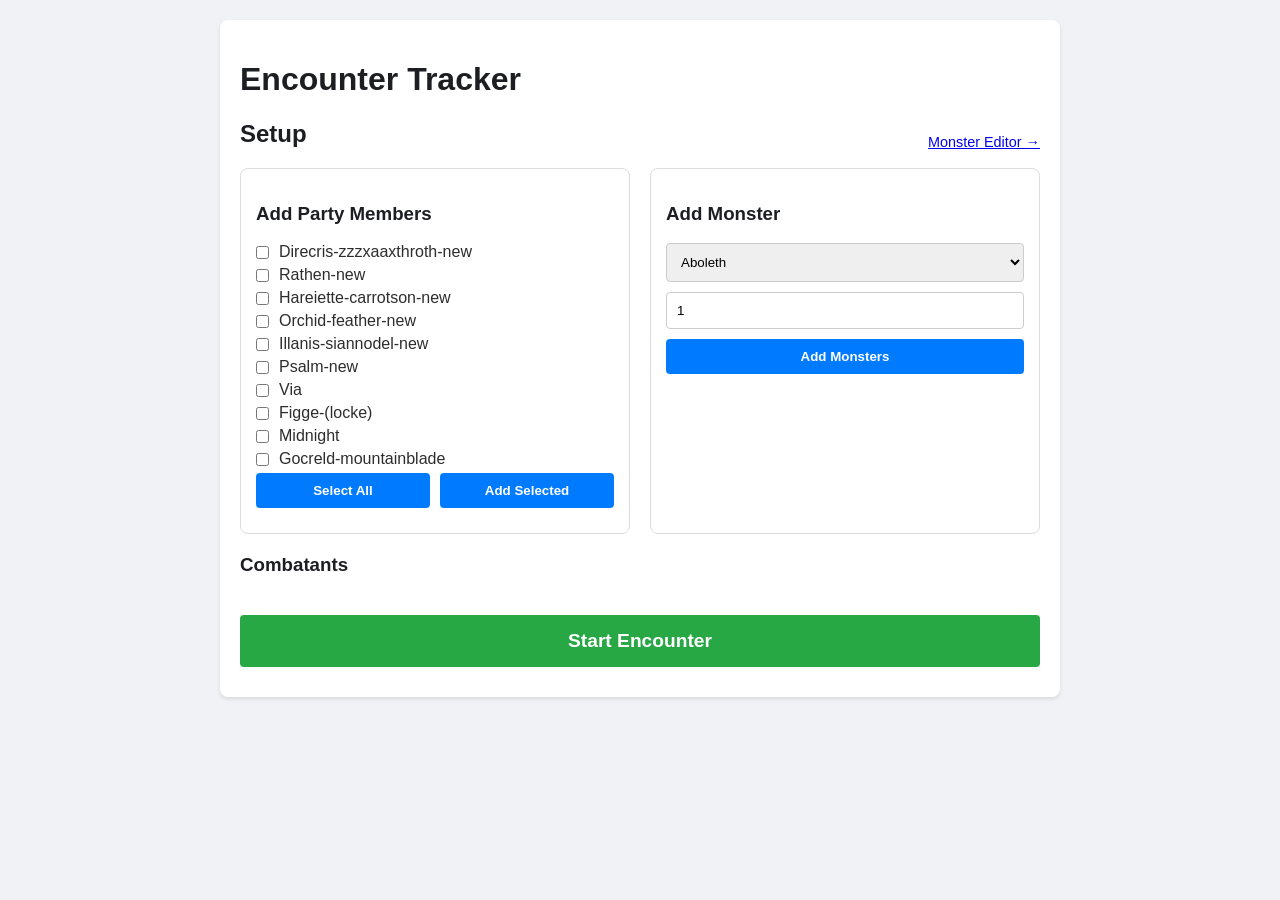
<file: charsheettool/encounter_tracker/index.html>
<!DOCTYPE html>
<html lang="en">
<head>
    <meta charset="UTF-8">
    <meta name="viewport" content="width=device-width, initial-scale=1.0">
    <title>Encounter Tracker</title>
    <link href="https://fonts.googleapis.com/css2?family=Libre+Baskerville:wght@400;700&display=swap" rel="stylesheet">
    <link rel="stylesheet" href="style.css">
    <link rel="stylesheet" href="../assets/css/wildshape.css">
    <link rel="stylesheet" href="../assets/css/tooltip.css">
    <style>
        /* Styles for the setup list to align initiative inputs */
        .combatant-setup-item {
            display: flex;
            justify-content: space-between;
            align-items: center;
            gap: 1em;
        }
        .combatant-name-details {
            flex-grow: 1;
        }
        .initiative-group {
            display: flex;
            align-items: center;
            gap: 0.75em;
        }
        .initiative-input {
            width: 5em;
            text-align: right;
        }
    </style>
</head>
<body>
    <div class="container">
        <h1>Encounter Tracker</h1>

        <!-- Setup View -->
        <div id="setup-view">
            <a href="monster-editor.html" style="float: right; font-size: 0.9em; margin-top: 1em;">Monster Editor →</a>
            <h2>Setup</h2>
            <div class="setup-forms">
                <div id="add-party-container">
                    <h3>Add Party Members</h3>
                    <div id="party-selection-list">
                        <!-- Player checkboxes will be inserted here by JS -->
                    </div>
                    <div class="party-button-group">
                        <button id="select-all-players-btn">Select All</button>
                        <button id="add-selected-players-btn">Add Selected</button>
                    </div>
                </div>
                <form id="add-monster-form">
                    <h3>Add Monster</h3>
                    <select id="monster-type" required></select>
                    <input type="number" id="monster-count" value="1" min="1">
                    <button type="submit">Add Monsters</button>
                </form>
            </div>

            <h3>Combatants</h3>
            <div id="setup-list"></div>
            <button id="start-encounter-btn" class="start-button">Start Encounter</button>
        </div>

        <!-- Combat View -->
        <div id="combat-view" class="hidden">
            <div class="encounter-header">
                <h2 id="round-counter">Round 1</h2>
                <div class="turn-controls">
                    <button id="prev-turn-btn" title="Shift + Space">← Previous</button>
                    <button id="next-turn-btn" title="Spacebar">Next →</button>
                </div>
            </div>
            <div id="combat-tracker">
                <!-- Combatants will be dynamically inserted here -->
            </div>
            <div class="combat-controls">
                <button id="end-encounter-btn">End Encounter</button>
            </div>
        </div>
    </div>

    <!-- Modals -->
    <div id="modal-backdrop" class="hidden"></div>
    <div id="generic-modal" class="modal hidden">
        <div class="modal-content">
            <h3 id="modal-title">Modal Title</h3>
            <div id="modal-body"></div>
            <div class="modal-actions">
                <button id="modal-cancel-btn">Cancel</button>
                <button id="modal-confirm-btn">Confirm</button>
            </div>
        </div>
    </div>

    <!-- Wild Shape Modal -->
    <div id="wild-shape-modal" class="modal hidden">
        <div class="modal-content">
            <h3 class="modal-title">Choose Wild Shape Form</h3>
            <div class="modal-body">
                <div class="ws-picker">
                    <div class="ws-list-container">
                        <input type="text" id="ws-search" placeholder="Search beasts...">
                        <div id="ws-beast-list"></div>
                    </div>
                    <div id="ws-stat-block-container"></div>
                </div>
            </div>
            <div class="modal-actions">
                <button id="ws-modal-transform-btn" class="primary-btn" disabled>Transform</button>
                <button id="ws-modal-close-btn">Close</button>
            </div>
        </div>
    </div>

    <!-- Shared scripts from the character sheet tool -->
    <script src="../assets/js/common/storage.js"></script>
    <script type="module" src="main.js"></script>
</body>
</html>
</file>
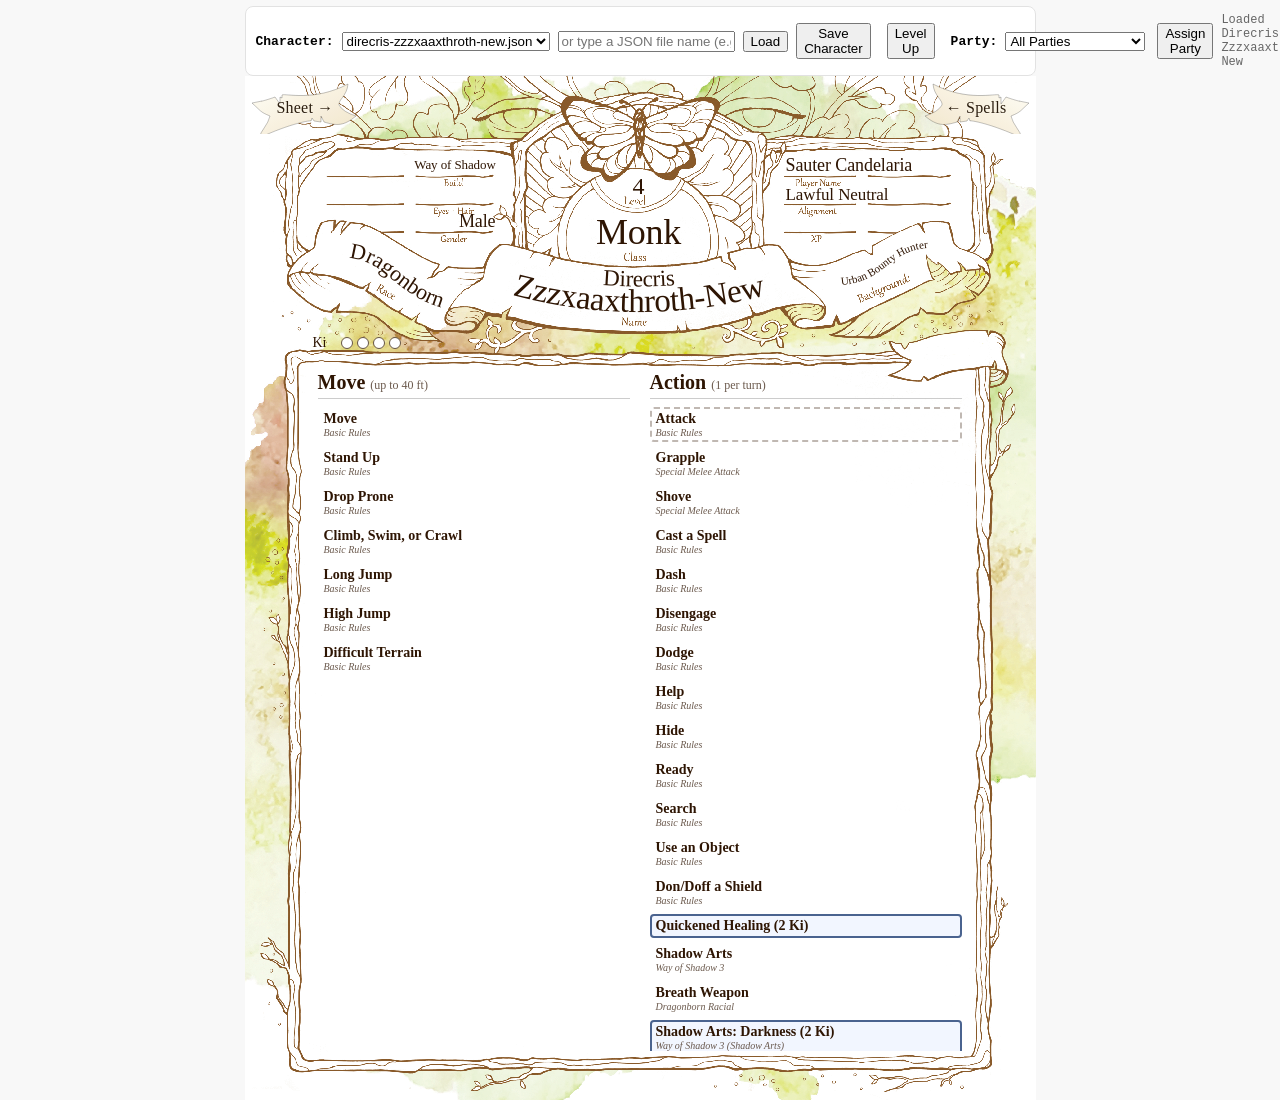
<file: charsheettool/actions.html>
<!DOCTYPE html>
<html lang="en">
<head>
  <meta charset="UTF-8" />
  <meta name="viewport" content="width=791, initial-scale=1.0" />
  <meta name="data-root" content="./data/">
  <meta name="google" content="notranslate">
  <meta http-equiv="Content-Language" content="en">
  <title>D&D - Action Economy</title>

  <!-- Web fonts -->
  <link rel="preconnect" href="https://fonts.googleapis.com">
  <link rel="preconnect" href="https://fonts.gstatic.com" crossorigin>
  <link href="https://fonts.googleapis.com/css2?family=IM+Fell+DW+Pica+SC&family=Metal+Mania&display=swap" rel="stylesheet">
  <link href="https://db.onlinewebfonts.com/c/6854ad6e85145a7dce4321ea90bc9b57?family=Saber-Regular" rel="stylesheet">

  <!-- Shared CSS -->
  <link rel="stylesheet" href="assets/css/tokens.css">
  <link rel="stylesheet" href="assets/css/tooltip.css">
  <link rel="stylesheet" href="assets/css/sheet-base.css">
  <link rel="stylesheet" href="assets/css/character.css">
  <link rel="stylesheet" href="assets/css/modal.css">
  <link rel="stylesheet" href="assets/css/wildshape.css">
  <!-- Page-specific CSS (can be created later) -->
  <link rel="stylesheet" href="assets/css/actions.css">
</head>
<body>
  <div id="toolbar">
    <strong>Character:</strong>
    <select id="char-select" title="Choose a character JSON"></select>
    <input id="char-input" type="text" placeholder="or type a JSON file name (e.g., direcris.json)" style="flex:1;" />
    <button id="char-load">Load</button>
    <button id="save-char" style="margin-left:auto">Save Character</button>
    <button id="level-up" style="margin-left:8px">Level Up</button>
    <span id="status" style="margin-left:auto; font-size:12px; color:#666;"></span>
  </div>

  <div id="wrapper">
    <div id="sheet">
      <img id="bg" src="Feywild_Green4.png" alt="Action Economy Sheet" />
      <!-- Header fields copied from character sheet -->
      <div id="field-name" class="field">
        <svg id="name-svg" viewBox="0 0 276 85" aria-label="Character Name">
          <defs>
            <path id="name-curve-top" d="M 8 34 Q 138 71 268 34" />
            <path id="name-curve-bottom" d="M 8 56 Q 138 92 268 56" />
          </defs>
          <text id="name-top" class="saber" font-size="16" text-anchor="middle" dy="-2">
            <textPath id="name-top-tp" href="#name-curve-top" startOffset="50%"></textPath>
          </text>
          <text id="name-bottom" class="saber" font-size="28" text-anchor="middle" dy="2">
            <textPath id="name-bottom-tp" href="#name-curve-bottom" startOffset="50%"></textPath>
          </text>
        </svg>
      </div>
      <div id="field-class" class="field"></div>
      <div id="field-level" class="field"></div>
      <div id="field-build" class="field"></div>
      <div id="field-eyeshair" class="field"></div>
      <div id="field-gender" class="field"></div>
      <div id="field-playername" class="field"></div>
      <div id="field-alignment" class="field"></div>
      <div id="field-race" class="field">
        <svg viewBox="0 0 127 88" aria-label="Race">
          <defs>
            <path id="race-curve" d="M 17 17 C 55 18 65 54 113 67" />
          </defs>
          <text id="race-text" class="saber" font-size="22" text-anchor="middle">
            <textPath id="race-tp" href="#race-curve" startOffset="50%"></textPath>
          </text>
        </svg>
      </div>
      <div id="field-background" class="field">
        <svg viewBox="0 0 118 93" aria-label="Background">
          <defs>
            <path id="background-curve" d="M 15 59 C 60 57 63 24 104 22" />
          </defs>
          <text id="background-text" class="saber" font-size="22" text-anchor="middle">
            <textPath id="background-tp" href="#background-curve" startOffset="50%"></textPath>
          </text>
        </svg>
      </div>

      <!-- Main content area for this page -->
      <div id="status-trackers" class="field">
        <!-- Status toggles like "Rage" will be added here by JS -->
      </div>
      <div id="actions-container" class="field">
        <div class="action-box" id="action-move"><h2>Move <span class="heading-helper"></span></h2></div>
        <div class="action-box" id="action-standard"><h2>Action <span class="heading-helper">(1 per turn)</span></h2></div>
        <div class="action-box" id="action-bonus"><h2>Bonus Action <span class="heading-helper">(Max. 1 per turn)</span></h2></div>
        <div class="action-box" id="action-reaction"><h2>Reaction <span class="heading-helper">(Max. 1 per round)</span></h2></div>
      </div>
    </div>
  </div>

  <div id="modal-backdrop" class="hidden"></div>
  <div id="wild-shape-modal" class="modal hidden">
    <div class="modal-content">
      <h3 class="modal-title">Choose Wild Shape Form</h3>
      <div class="modal-body">
        <div class="ws-picker">
          <div class="ws-list-container">
            <input type="text" id="ws-search" placeholder="Search beasts...">
            <div id="ws-beast-list"></div>
          </div>
          <div id="ws-stat-block-container"></div>
        </div>
      </div>
      <div class="modal-actions">
        <button id="ws-modal-transform-btn" class="primary-btn">Transform</button>
        <button id="ws-modal-close-btn">Close</button>
      </div>
    </div>
  </div>

  <!-- Shared JS -->
  <script src="./assets/js/common/textfit.js"></script>
  <script src="./assets/js/common/dom.js"></script>
  <script src="./assets/js/common/tooltip.js"></script>
  <script src="./assets/js/common/storage.js"></script>
  <script src="./assets/js/common/wild-shape-ui.js"></script>
  <script src="./assets/js/common/feat-runtime.js"></script>
  <script src="./assets/js/common/name-curves.js"></script>
  <script src="./assets/js/common/toolbar.js"></script>
  <script src="./assets/js/common/ribbon-button.js"></script>
  <script src="./assets/js/common/level-up.js?v=5"></script>

  <!-- Page-specific logic -->
  <!-- Dependencies for spell data -->
  <script src="./assets/js/common/rules.js"></script>
  <script src="./assets/js/glue-spells.js"></script>

  <script src="./assets/js/actions-logic.js?v=2"></script>
  <script src="./assets/js/actions-page.js?v=4"></script>
</body>
</html>
</file>
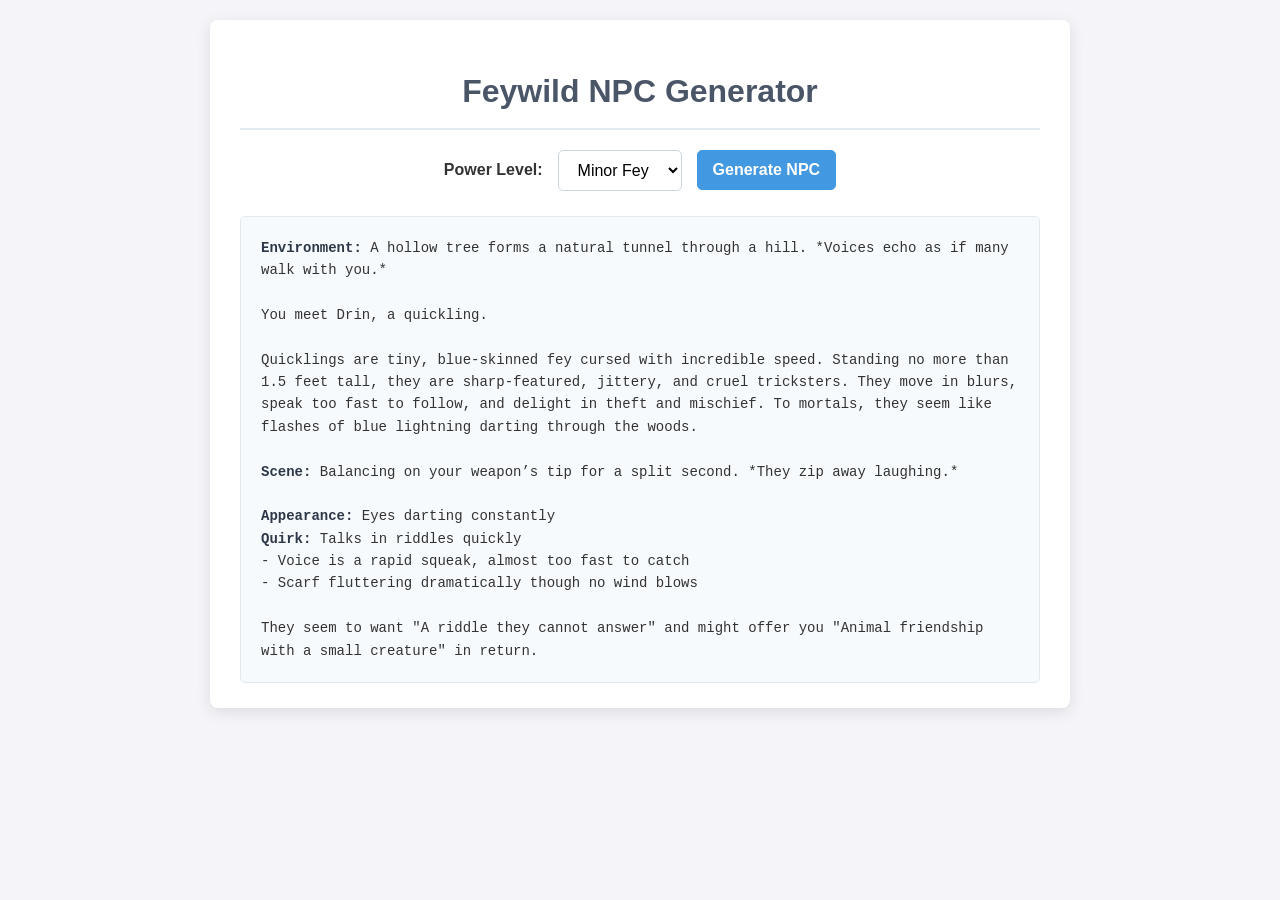
<file: charsheettool/fey_generator.html>
<!DOCTYPE html>
<html lang="en">
<head>
    <meta charset="UTF-8">
    <meta name="viewport" content="width=device-width, initial-scale=1.0">
    <title>Feywild NPC Generator</title>
    <link rel="stylesheet" href="assets/css/generator_style.css">
</head>
<body>
    <div class="container">
        <h1>Feywild NPC Generator</h1>
        <div class="controls">
            <label for="power-level">Power Level:</label>
            <select id="power-level">
                <option value="minor_fey">Minor Fey</option>
                <option value="major_fey">Major Fey</option>
                <option value="archfey">Archfey</option>
            </select>
            <button id="generate-btn">Generate NPC</button>
        </div>
        <div class="output-container">
            <pre id="output">Loading data...</pre>
        </div>
    </div>

    <!-- Generator Logic -->
    <script src="assets/js/fey_generator.js"></script>
    <script>
        (async function() {
            'use strict';

            // DOM Elements
            const powerLevelSelect = document.getElementById('power-level');
            const generateBtn = document.getElementById('generate-btn');
            const outputEl = document.getElementById('output');

            // --- Data Loading ---
            async function loadAllData() {
                try {
                    const [
                        descriptions, names, pixieOutfits, wants, offers, compatibility,
                        pranks, scenes, environments, envNpcWeights, appearances
                    ] = await Promise.all([
                        fetch('data/fey_descriptions.json').then(res => res.json()),
                        fetch('data/fey_name_pools.json').then(res => res.json()),
                        fetch('data/pixie_outfits.json').then(res => res.json()),
                        fetch('data/fey_wants.json').then(res => res.json()),
                        fetch('data/fey_offers.json').then(res => res.json()),
                        fetch('data/fey_compatibility.json').then(res => res.json()),
                        fetch('data/fey_pranks.json').then(res => res.json()),
                        fetch('data/feywild_scenes.json').then(res => res.json()),
                        fetch('data/fey_thither_environments.json').then(res => res.json()),
                        fetch('data/fey_thither_environment_npc_weights.json').then(res => res.json()),
                        fetch('data/fey_appearances.json').then(res => res.json())
                    ]);

                    return { descriptions, names, pixieOutfits, wants, offers, compatibility, pranks, scenes, environments, envNpcWeights, appearances };
                } catch (error) {
                    console.error("Failed to load generator data:", error);
                    outputEl.textContent = "Error: Could not load necessary data files. Please check the console.";
                    return null;
                }
            }

            const data = await loadAllData();
            if (!data) {
                generateBtn.disabled = true;
                return;
            }

            // --- Event Listener ---
            generateBtn.addEventListener('click', async () => {
                const powerLevel = powerLevelSelect.value;
                outputEl.textContent = "Generating...";
                const description = await window.generateRandomFeyNpc(powerLevel, data);
                // Replace markdown-style bolding with <strong> tags for HTML display
                outputEl.innerHTML = description.replace(/\*\*(.*?)\*\*/g, '<strong>$1</strong>');
            });

            // Initial generation on load
            generateBtn.click();

        })();
    </script>
</body>
</html>
</file>
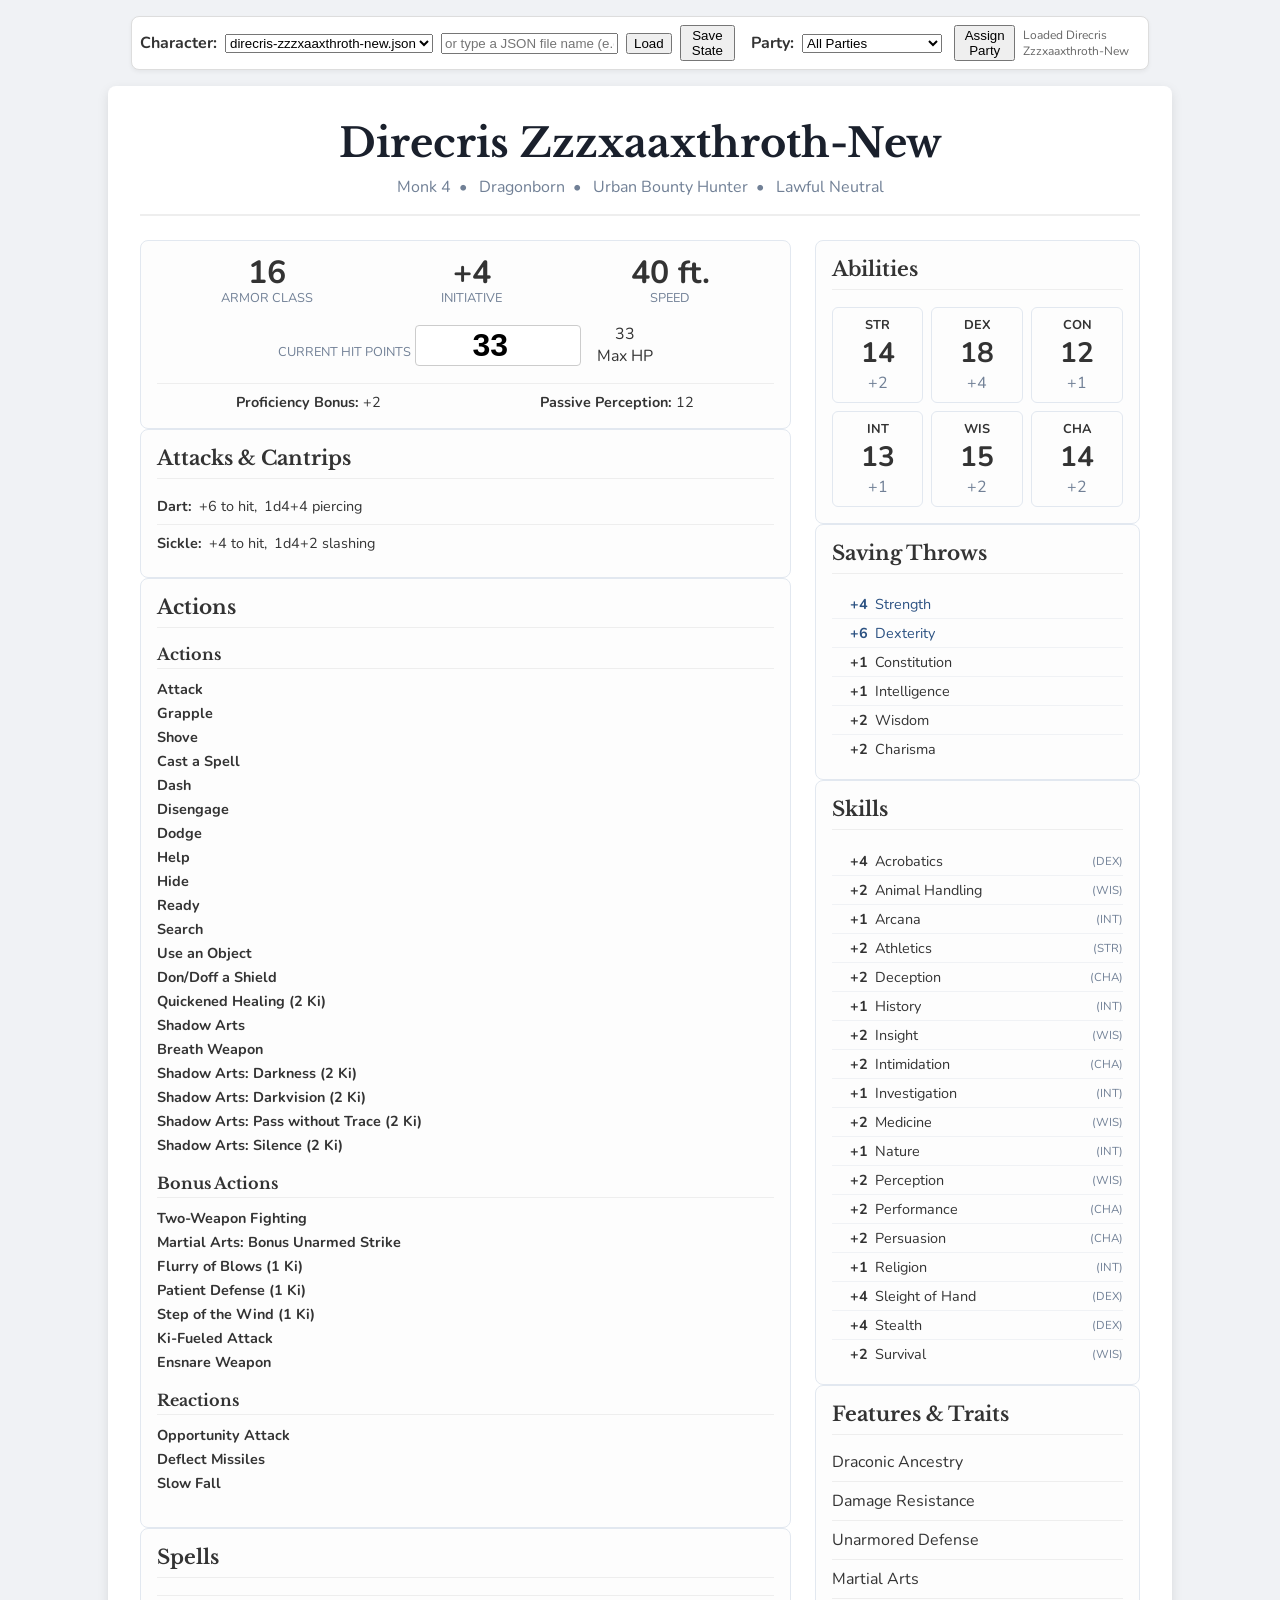
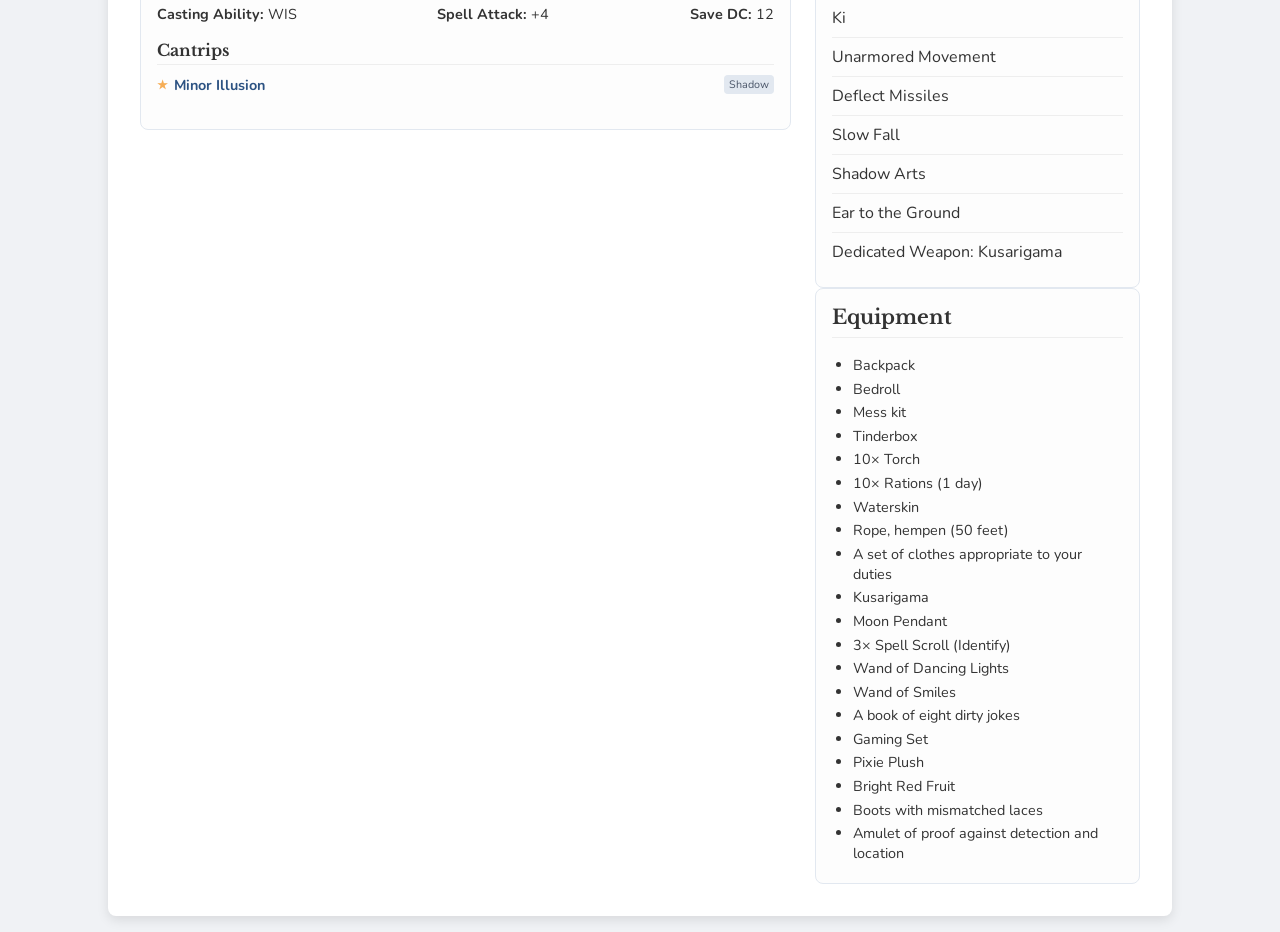
<file: charsheettool/simple-sheet.html>
<!DOCTYPE html>
<html lang="en">
<head>
    <meta charset="UTF-8">
    <meta name="viewport" content="width=device-width, initial-scale=1.0">
    <meta name="data-root" content="./data/">
    <title>Simple D&D Character Sheet</title>
    <link href="https://fonts.googleapis.com/css2?family=Libre+Baskerville:ital,wght@0,400;0,700;1,400&family=Nunito:wght@400;700&display=swap" rel="stylesheet">
    <link rel="stylesheet" href="assets/css/simple-sheet.css">
    <link rel="stylesheet" href="assets/css/tooltip.css">
</head>
<body>

    <div id="toolbar">
        <strong>Character:</strong>
        <select id="char-select"></select>
        <input id="char-input" type="text" placeholder="or type a JSON file name (e.g., direcris.json)" style="flex:1;" />
        <button id="char-load">Load</button>
        <button id="save-char" style="margin-left:auto">Save State</button>
        <span id="status" style="font-size:12px; color:#666;"></span>
    </div>

    <div class="sheet-container">
        <header class="sheet-header">
            <h1 id="char-name">Character Name</h1>
            <div id="char-meta" class="meta-info">
                <span id="char-class-level">Class & Level</span>
                <span id="char-race">Race</span>
                <span id="char-background">Background</span>
                <span id="char-alignment">Alignment</span>
            </div>
        </header>

        <main class="sheet-body">
            <div class="column-main">
                <section class="card combat-stats">
                    <div class="stat-trio">
                        <div class="stat-box">
                            <div class="stat-value" id="stat-ac">10</div>
                            <div class="stat-label">Armor Class</div>
                        </div>
                        <div class="stat-box">
                            <div class="stat-value" id="stat-initiative">+0</div>
                            <div class="stat-label">Initiative</div>
                        </div>
                        <div class="stat-box">
                            <div class="stat-value" id="stat-speed">30 ft.</div>
                            <div class="stat-label">Speed</div>
                        </div>
                    </div>
                    <div class="hp-box">
                        <div class="hp-current">
                            <label for="current-hp">Current Hit Points</label>
                            <input type="number" id="current-hp" value="10">
                        </div>
                        <div class="hp-max">
                            <div class="stat-value" id="stat-max-hp">10</div>
                            <div class="stat-label">Max HP</div>
                        </div>
                    </div>
                    <div class="stat-row">
                        <div class="stat-item"><strong>Proficiency Bonus:</strong> <span id="stat-prof-bonus">+2</span></div>
                        <div class="stat-item"><strong>Passive Perception:</strong> <span id="stat-passive-perception">10</span></div>
                    </div>
                </section>

                <section class="card attacks-section">
                    <h2>Attacks & Cantrips</h2>
                    <div id="attacks-list">
                        <!-- Attacks will be rendered here -->
                    </div>
                </section>

                <section class="card actions-section">
                    <h2>Actions</h2>
                    <div id="actions-list"></div>
                </section>

                <section class="card spells-section">
                    <h2>Spells</h2>
                    <div id="spell-stats" class="stat-row"></div>
                    <div id="spells-list"></div>
                </section>
            </div>

            <div class="column-side">
                <section class="card abilities-section">
                    <h2>Abilities</h2>
                    <div class="abilities-grid">
                        <!-- Ability scores will be rendered here -->
                    </div>
                </section>

                <section class="card saving-throws-section">
                    <h2>Saving Throws</h2>
                    <ul id="saving-throws-list">
                        <!-- Saving throws will be rendered here -->
                    </ul>
                </section>

                <section class="card skills-section">
                    <h2>Skills</h2>
                    <ul id="skills-list">
                        <!-- Skills will be rendered here -->
                    </ul>
                </section>

                <section class="card features-section">
                    <h2>Features & Traits</h2>
                    <div id="features-list">
                        <!-- Features will be rendered here -->
                    </div>
                </section>

                <section class="card equipment-section">
                    <h2>Equipment</h2>
                    <div id="equipment-list">
                        <!-- Equipment will be rendered here -->
                    </div>
                </section>
            </div>
        </main>
    </div>

    <!-- Shared Scripts -->
    <script src="assets/js/common/dom.js"></script>
    <script src="assets/js/common/rules.js"></script>
    <script src="assets/js/common/storage.js"></script>
    <script src="assets/js/common/toolbar.js"></script>
    <script src="assets/js/common/tooltip.js"></script>
    <script src="assets/js/actions-logic.js"></script>

    <!-- Page-Specific Script -->
    <script src="assets/js/simple-sheet.js"></script>

</body>
</html>
</file>
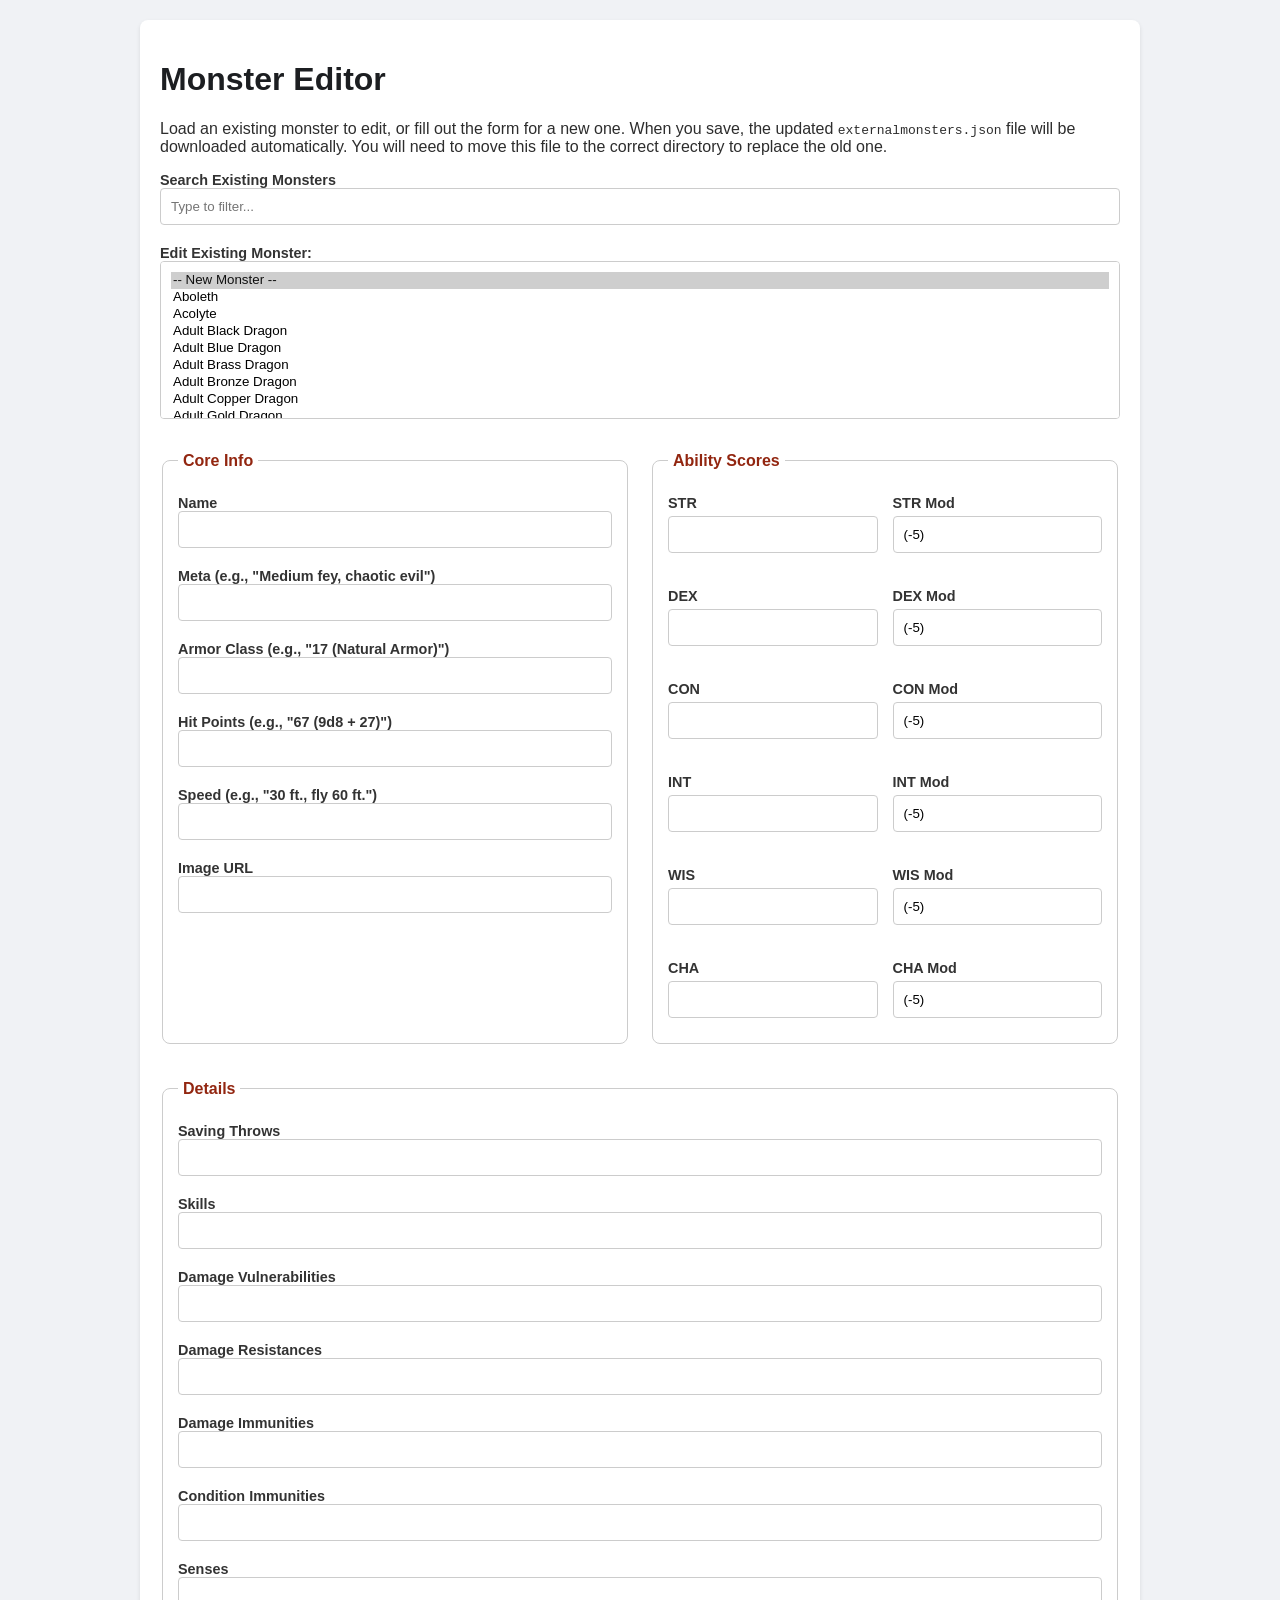
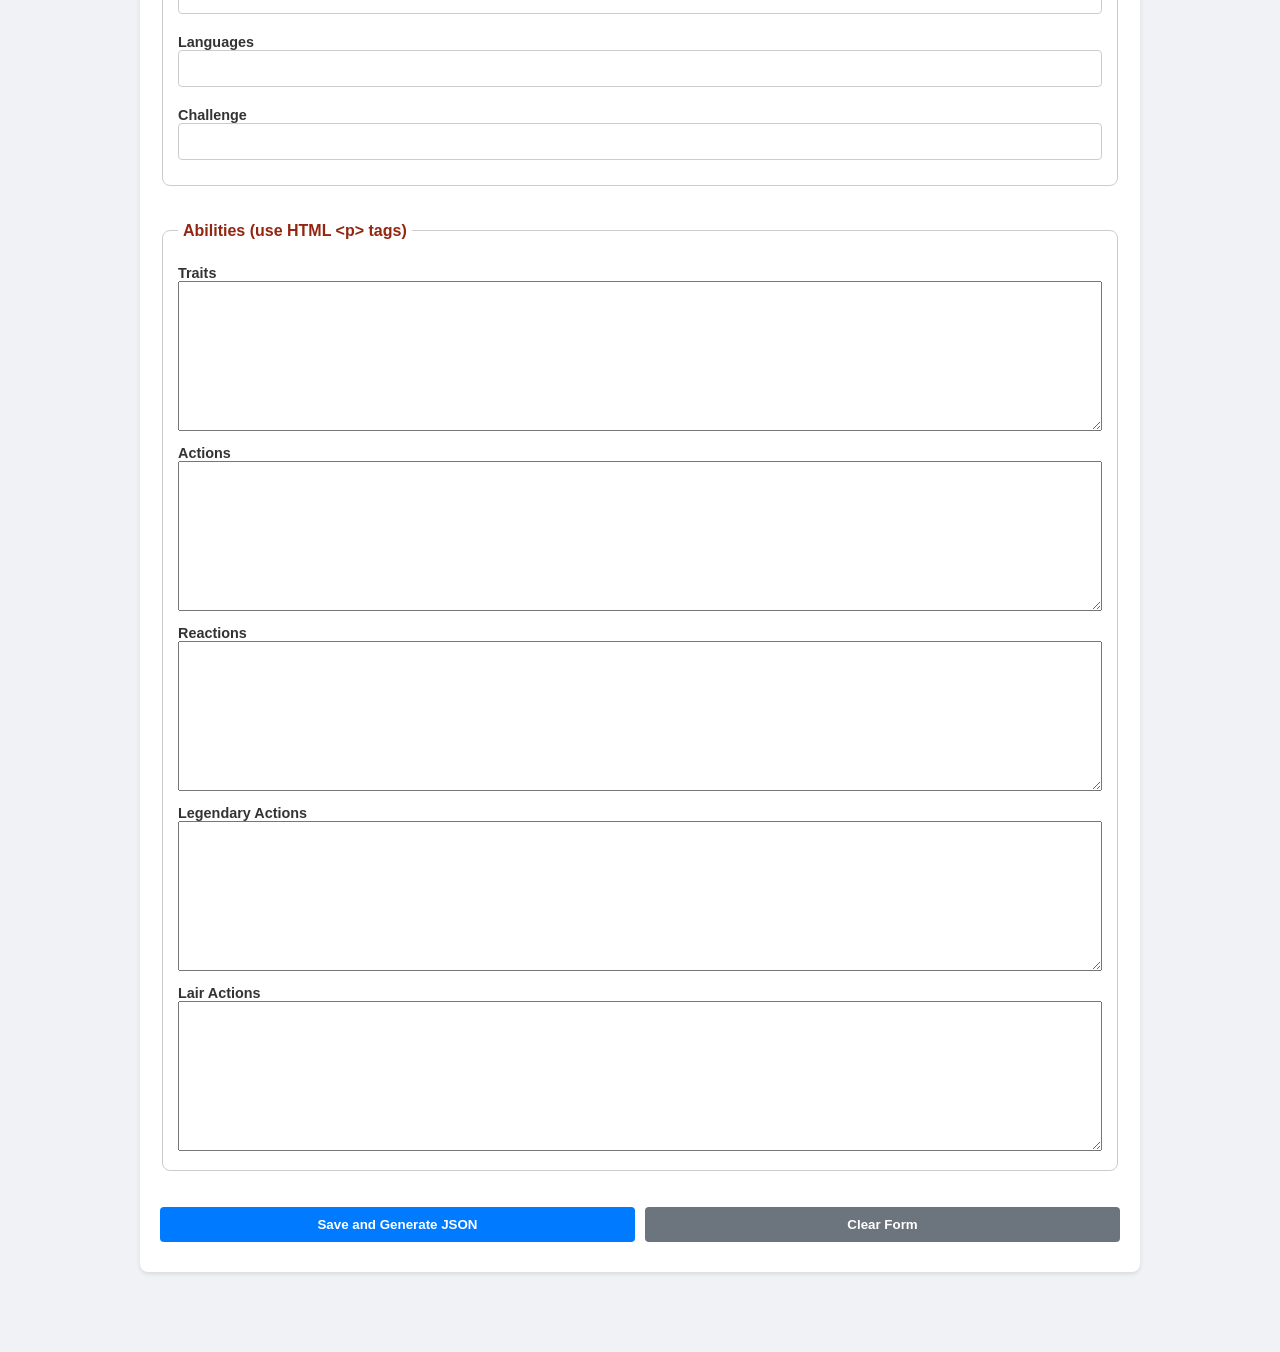
<file: charsheettool/encounter_tracker/monster-editor.html>
<!DOCTYPE html>
<html lang="en">
<head>
    <meta charset="UTF-8">
    <meta name="viewport" content="width=device-width, initial-scale=1.0">
    <title>Monster Editor</title>
    <link href="https://fonts.googleapis.com/css2?family=Libre+Baskerville:wght@400;700&display=swap" rel="stylesheet">
    <link rel="stylesheet" href="style.css">
    <style>
        body { padding-bottom: 5em; }
        .container { max-width: 960px; }
        form { display: grid; grid-template-columns: 1fr 1fr; gap: 20px; }
        fieldset { border: 1px solid #ccc; border-radius: 8px; padding: 15px; margin-bottom: 1em; }
        legend { font-weight: bold; color: #922610; padding: 0 5px; }
        .full-width { grid-column: 1 / -1; }
        textarea { width: 100%; box-sizing: border-box; min-height: 150px; font-family: monospace; font-size: 12px; }
        #output-container { margin-top: 2em; }
        #output-json { width: 100%; min-height: 300px; box-sizing: border-box; }
        .ability-grid { display: grid; grid-template-columns: repeat(2, 1fr); gap: 15px; }
        .form-actions { display: flex; gap: 10px; }
        .form-actions .secondary-btn { background-color: #6c757d; }
        .form-actions .secondary-btn:hover { background-color: #5a6268; }
        .ability-grid label { display: block; margin-bottom: 5px; }
        .ability-grid input { width: 100%; }
        label { margin-top: 10px; display: block; font-weight: bold; font-size: 0.9em; color: #333; }
    </style>
</head>
<body>
    <div class="container">
        <h1>Monster Editor</h1>
        <p>Load an existing monster to edit, or fill out the form for a new one. When you save, the updated <code>externalmonsters.json</code> file will be downloaded automatically. You will need to move this file to the correct directory to replace the old one.</p>

        <div style="margin-bottom: 2em;">
            <label for="monster-search">Search Existing Monsters</label>
            <input type="text" id="monster-search" placeholder="Type to filter...">
            <label for="monster-select">Edit Existing Monster:</label>
            <select id="monster-select" size="8" style="margin-bottom: 0;">
                <option value="">-- New Monster --</option>
            </select>
            <a href="index.html" style="float: right; margin-top: -2.5em;">← Back to Encounter Tracker</a>
        </div>

        <form id="monster-form">
            <fieldset>
                <legend>Core Info</legend>
                <label for="name">Name</label>
                <input type="text" id="name" required>
                <label for="meta">Meta (e.g., "Medium fey, chaotic evil")</label>
                <input type="text" id="meta">
                <label for="ac">Armor Class (e.g., "17 (Natural Armor)")</label>
                <input type="text" id="ac">
                <label for="hp">Hit Points (e.g., "67 (9d8 + 27)")</label>
                <input type="text" id="hp">
                <label for="speed">Speed (e.g., "30 ft., fly 60 ft.")</label>
                <input type="text" id="speed">
                <label for="img_url">Image URL</label>
                <input type="text" id="img_url">
            </fieldset>

            <fieldset>
                <legend>Ability Scores</legend>
                <div class="ability-grid">
                    <div><label for="str">STR</label><input type="text" id="str" data-mod="str_mod"></div>
                    <div><label for="str_mod">STR Mod</label><input type="text" id="str_mod" readonly></div>
                    <div><label for="dex">DEX</label><input type="text" id="dex" data-mod="dex_mod"></div>
                    <div><label for="dex_mod">DEX Mod</label><input type="text" id="dex_mod" readonly></div>
                    <div><label for="con">CON</label><input type="text" id="con" data-mod="con_mod"></div>
                    <div><label for="con_mod">CON Mod</label><input type="text" id="con_mod" readonly></div>
                    <div><label for="int">INT</label><input type="text" id="int" data-mod="int_mod"></div>
                    <div><label for="int_mod">INT Mod</label><input type="text" id="int_mod" readonly></div>
                    <div><label for="wis">WIS</label><input type="text" id="wis" data-mod="wis_mod"></div>
                    <div><label for="wis_mod">WIS Mod</label><input type="text" id="wis_mod" readonly></div>
                    <div><label for="cha">CHA</label><input type="text" id="cha" data-mod="cha_mod"></div>
                    <div><label for="cha_mod">CHA Mod</label><input type="text" id="cha_mod" readonly></div>
                </div>
            </fieldset>

            <fieldset class="full-width">
                <legend>Details</legend>
                <label for="saves">Saving Throws</label><input type="text" id="saves">
                <label for="skills">Skills</label><input type="text" id="skills">
                <label for="vulnerabilities">Damage Vulnerabilities</label><input type="text" id="vulnerabilities">
                <label for="resistances">Damage Resistances</label><input type="text" id="resistances">
                <label for="immunities">Damage Immunities</label><input type="text" id="immunities">
                <label for="conditions">Condition Immunities</label><input type="text" id="conditions">
                <label for="senses">Senses</label><input type="text" id="senses">
                <label for="languages">Languages</label><input type="text" id="languages">
                <label for="challenge">Challenge</label><input type="text" id="challenge">
            </fieldset>

            <fieldset class="full-width">
                <legend>Abilities (use HTML &lt;p&gt; tags)</legend>
                <label for="traits">Traits</label><textarea id="traits"></textarea>
                <label for="actions">Actions</label><textarea id="actions"></textarea>
                <label for="reactions">Reactions</label><textarea id="reactions"></textarea>
                <label for="legendary">Legendary Actions</label><textarea id="legendary"></textarea>
                <label for="lair">Lair Actions</label><textarea id="lair"></textarea>
            </fieldset>

            <div class="full-width form-actions">
                <button type="button" id="save-btn">Save and Generate JSON</button>
                <button type="button" id="clear-btn" class="secondary-btn">Clear Form</button>
            </div>
        </form>

        <div id="output-container" class="hidden">
            <h2>JSON Output</h2>
            <p>For your reference, here is the generated JSON. A file named <code>externalmonsters.json</code> should have started downloading automatically.</p>
            <textarea id="output-json" readonly></textarea>
        </div>
    </div>
    <script type="module" src="monster-editor.js"></script>
</body>
</html>
</file>
<file: charsheettool/encounter_tracker/style.css>
body {
    font-family: sans-serif;
    background-color: #f0f2f5;
    color: #2d2d2d;
    margin: 0;
    padding: 20px;
}

.container {
    max-width: 800px;
    margin: 0 auto;
    background-color: #fff;
    padding: 20px;
    border-radius: 8px;
    box-shadow: 0 2px 4px rgba(0,0,0,0.1);
}

h1, h2, h3 {
    color: #1c1e21;
}

.hidden {
    display: none !important;
}

/* --- Setup View --- */
.setup-forms {
    display: flex;
    gap: 20px;
    margin-bottom: 20px;
}

.setup-forms form {
    flex: 1;
    padding: 15px;
    border: 1px solid #ddd;
    border-radius: 8px;
}

#add-party-container {
    flex: 1;
    padding: 15px;
    border: 1px solid #ddd;
    border-radius: 8px;
    display: flex;
    flex-direction: column;
}

input, select, button {
    width: 100%;
    padding: 10px;
    margin-bottom: 10px;
    box-sizing: border-box;
    border: 1px solid #ccc;
    border-radius: 4px;
}

button {
    background-color: #007bff;
    color: white;
    border: none;
    cursor: pointer;
    font-weight: bold;
}

button:hover {
    background-color: #0056b3;
}

.start-button {
    background-color: #28a745;
    padding: 15px;
    font-size: 1.2em;
    margin-top: 20px;
}
.start-button:hover {
    background-color: #218838;
}

#setup-list .combatant-setup-item {
    display: flex;
    align-items: center;
    gap: 15px;
    padding: 10px;
    border-bottom: 1px solid #eee;
}

#setup-list .combatant-setup-item span {
    flex-grow: 1;
}

#setup-list .combatant-setup-item input {
    width: 80px;
    margin: 0;
}

.initiative-bonus {
    font-style: italic;
    color: #555;
    font-size: 0.9em;
}

.party-selection-item {
    display: flex;
    align-items: center;
    gap: 10px;
    margin-bottom: 5px;
}

.party-selection-item input {
    width: auto;
    margin: 0;
}

.party-button-group {
    display: flex;
    gap: 10px;
    margin-top: auto; /* Pushes buttons to the bottom */
}

/* --- Combat View --- */
.encounter-header {
    display: flex;
    justify-content: space-between;
    align-items: center;
    border-bottom: 2px solid #ddd;
    padding-bottom: 10px;
    margin-bottom: 20px;
}

.turn-controls {
    display: flex;
    gap: 10px;
}

.turn-controls button {
    width: auto;
    padding: 10px 20px;
    margin: 0;
}

#combat-tracker {
    display: grid;
    grid-template-columns: repeat(auto-fill, minmax(360px, 1fr));
    gap: 20px;
    align-items: start;
}

/* --- Stat Block (Tetra Cube style) --- */
.stat-block {
    background: #FDF1DC;
    border: 2px solid #000;
    border-radius: 4px;
    box-shadow: 0 0 10px rgba(0,0,0,0.15);
    font-family: 'Libre Baskerville', serif;
    transition: box-shadow 0.3s ease;
}

.stat-block.active-turn {
    box-shadow: 0 0 15px 3px #007bff;
}

.stat-block.concentrating {
    border-color: #8a2be2; /* Blue-Violet */
    box-shadow: 0 0 12px rgba(138, 43, 226, 0.6);
}

.stat-block.active-turn.concentrating {
    /* The active turn shadow is stronger and will layer on top */
    box-shadow: 0 0 15px 3px #007bff, 0 0 12px 3px #8a2be2;
}

.stat-block.dead {
    background: #4a4a4a;
    color: #ccc;
    text-align: center;
    padding: 20px;
    opacity: 0.8;
    border-color: #222;
    min-height: 150px;
    display: flex;
    align-items: center;
    justify-content: center;
}

.stat-block.down {
    opacity: 0.6;
    filter: grayscale(80%);
}

.stat-block .bar {
    height: 3px;
    background-image: linear-gradient(90deg, #922610 0%, #922610 75%, #FDF1DC 75%);
    background-size: 5px 3px;
    border-bottom: 2px solid #000;
    margin: 0 5px;
}

.stat-block-content {
    padding: 0 15px 15px 15px;
}

.stat-block-header {
    display: flex;
    justify-content: space-between;
    align-items: baseline;
    color: #922610;
    padding: 10px 0;
}

.stat-block-name {
    font-size: 1.8em;
    font-weight: 700;
}

.stat-block-init {
    font-size: 1.1em;
    font-style: italic;
}

.stat-block-stats {
    display: grid;
    grid-template-columns: repeat(auto-fit, minmax(150px, 1fr));
    gap: 20px;
    align-items: center;
    padding: 10px 0;
    font-family: sans-serif;
}

.stat-block-subtitle {
    font-style: italic;
    color: #5e5e5e;
    font-family: sans-serif;
    font-size: 0.9em;
}

.stat-block-secondary-stats {
    font-family: sans-serif;
    font-size: 0.9em;
    line-height: 1.4;
    padding: 5px 0;
    border-bottom: 2px solid #000;
}


.ability-scores {
    display: grid;
    grid-template-columns: repeat(6, 1fr);
    text-align: center;
    padding: 10px 0;
    font-family: sans-serif;
}

.ability-scores > div {
    display: flex;
    flex-direction: column;
}

.ability-scores strong {
    color: #922610;
}

.property-block {
    font-family: sans-serif;
    font-size: 0.95em;
    line-height: 1.4;
    padding: 5px 0;
    text-indent: -1em;
    margin-left: 1em;
}

.property-block p {
    margin: 0;
}

.stat-block-image-container {
    text-align: center;
    margin-bottom: 10px;
}

.stat-block-image-container img {
    max-width: 100%;
    height: auto;
    border-radius: 4px;
    border: 1px solid #ddd;
}

.injected-html p {
    font-family: sans-serif;
    font-size: 0.95em;
    line-height: 1.4;
    padding: 5px 0;
    text-indent: -1em;
    margin-left: 1em;
    margin-top: 0;
    margin-bottom: 0;
}

.property-block strong {
    color: #2d2d2d;
    font-weight: bold;
}

.spellcasting-block ul {
    list-style: none;
    padding: 0;
    margin: 5px 0 0 0;
}

.spellcasting-block li {
    padding-left: 1em;
    text-indent: -1em;
}
.spellcasting-block li em {
    font-style: italic;
}

.conditions {
    padding: 10px 0 5px 0;
    display: flex;
    flex-wrap: wrap;
    gap: 8px;
}

.condition-tag {
    display: inline-flex;
    align-items: center;
    background-color: #ffc107;
    color: #212529;
    padding: 3px 8px;
    border-radius: 12px;
    font-size: 0.9em;
    font-family: sans-serif;
    text-transform: capitalize;
    line-height: 1;
}

.remove-condition-btn {
    background: none;
    border: none;
    color: #333;
    cursor: pointer;
    font-size: 1.4em;
    font-weight: bold;
    line-height: 1;
    margin: 0 0 0 6px;
    padding: 0;
    width: auto;
    height: auto;
}

.remove-condition-btn:hover {
    color: #c82333;
    background: none;
}

.actions-header {
    font-size: 1.2em;
    color: #922610;
    border-bottom: 1px solid #922610;
    padding-bottom: 2px;
    margin: 15px 0 5px 0;
}

.hp-bar-container {
    padding: 5px 0;
}

.hp-bar {
    width: 100%;
    height: 10px;
    background-color: #e9ecef;
    border-radius: 5px;
    overflow: hidden;
    border: 1px solid #ccc;
}

.hp-bar-fill {
    height: 100%;
    background-color: #28a745;
    transition: width 0.3s ease;
}

.stat-block-stats strong {
    color: #922610;
    font-weight: bold;
}

.stat-block-controls {
    display: flex;
    justify-content: flex-end; /* Push status controls to the right */
    align-items: center;
    margin-top: 10px;
    gap: 10px;
    flex-wrap: wrap;
}

.hp-controls {
    display: flex;
    justify-content: center;
    align-items: center;
    gap: 5px;
    margin: 10px 0;
    font-family: sans-serif;
}

.status-controls {
    display: flex;
    gap: 10px;
}

.concentration-btn {
    background-color: #8a2be2; /* Blue-Violet */
    width: auto;
    padding: 5px 15px;
    margin: 0;
}

.add-condition-btn {
    background-color: #17a2b8;
    width: auto;
    padding: 5px 15px;
    margin: 0;
}
.fungal-infestation-btn {
    background-color: #2f7d4a;
    width: auto;
    padding: 5px 15px;
    margin: 0;
}
.fungal-infestation-btn:hover {
    background-color: #246238;
}
.remove-combatant-btn {
    background-color: #6c757d;
    width: auto;
    padding: 5px 15px;
    margin: 0;
}
.remove-combatant-btn:hover {
    background-color: #5a6268;
}


.hp-change-btn {
    width: 40px;
    height: 30px;
    padding: 0;
    font-size: 1.1em;
    flex-shrink: 0;
}

.hp-change-btn.damage {
    background-color: #c82333;
}

.hp-change-btn.heal {
    background-color: #218838;
}

#end-encounter-btn {
    background-color: #dc3545;
}
#end-encounter-btn:hover {
    background-color: #c82333;
}

/* HP Change Indicator */
.hp-change-indicator {
    display: inline-block;
    margin-left: 8px;
    font-weight: bold;
    font-family: sans-serif;
    animation: fadeIn 0.3s ease-in;
}

.hp-change-indicator.damage {
    color: #c82333;
}

.hp-change-indicator.heal {
    color: #218838;
}

@keyframes fadeIn {
    from { opacity: 0; }
    to { opacity: 1; }
}

/* --- Modal --- */
.modal {
    position: fixed;
    z-index: 1000;
    left: 50%;
    top: 50%;
    transform: translate(-50%, -50%);
    background-color: white;
    padding: 20px;
    border-radius: 8px;
    box-shadow: 0 5px 15px rgba(0,0,0,0.3);
    width: 90%;
    max-width: 500px;
    max-height: 90vh;
    display: flex;
    flex-direction: column;
}

#wild-shape-modal {
    max-width: 800px; /* Wider for stat blocks */
}

#modal-backdrop {
    position: fixed;
    top: 0;
    left: 0;
    width: 100%;
    height: 100%;
    background-color: rgba(0,0,0,0.5);
    z-index: 999;
}

.modal-content {
    display: flex;
    flex-direction: column;
    height: 100%;
    min-height: 0; /* This is the key fix */
}

#modal-title {
    margin-top: 0;
    border-bottom: 1px solid #ccc;
    padding-bottom: 10px;
}

.modal-body { /* Use class selector to apply to both modals */
    margin: 15px 0;
    overflow: hidden; /* Let child elements handle their own scrolling */
    flex-grow: 1;
    display: flex;
    min-height: 0; /* Allow flex children to shrink and scroll */
}

.modal-actions {
    display: flex;
    justify-content: flex-end;
    gap: 10px;
    margin-top: 10px;
}

.modal-actions button {
    width: auto;
    padding: 10px 20px;
}

#modal-cancel-btn {
    background-color: #6c757d;
}
#modal-cancel-btn:hover {
    background-color: #5a6268;
}

.modal-actions button.primary-btn {
    background-color: #007bff;
}

.modal-actions button.primary-btn:hover {
    background-color: #0056b3;
}

.modal-actions button:disabled {
    background-color: #ccc;
    cursor: not-allowed;
}

/* Condition Selection in Modal */
.condition-selection-list {
    display: grid;
    grid-template-columns: repeat(auto-fill, minmax(150px, 1fr));
    gap: 10px;
}

.condition-selection-item {
    display: flex;
    align-items: center;
    gap: 8px;
    padding: 5px;
    border-radius: 4px;
}

.condition-selection-item:hover {
    background-color: #f0f2f5;
}

.condition-selection-item input[type="checkbox"] {
    width: auto;
    margin: 0;
}

.condition-selection-item label {
    cursor: pointer;
    flex-grow: 1;
}

/* Dead Combatant Card */
.dead-content {
    display: flex;
    flex-direction: column;
    align-items: center;
    justify-content: center;
    gap: 10px;
    height: 100%;
}

.dead-icon {
    font-size: 3em;
    line-height: 1;
}

.dead-name {
    font-size: 1.5em;
    font-weight: bold;
}
</file>
<file: charsheettool/assets/css/wildshape.css>
/* assets/css/wildshape.css */
.ws-picker {
    display: flex;
    flex: 1; /* Allow the picker to fill the modal body */
    min-height: 0; /* This is the key fix to allow the columns to be constrained and scroll */
    gap: 20px;
}

.ws-list-container {
    flex: 1;
    display: flex;
    flex-direction: column;
    min-width: 200px;
    min-height: 0; /* This allows the container to shrink, enabling the list to scroll */
}

#ws-search {
    padding: 8px;
    margin-bottom: 10px;
    border: 1px solid #ccc;
    border-radius: 4px;
    font-family: sans-serif;
}

#ws-beast-list {
    flex-grow: 1;
    overflow-y: auto;
    border: 1px solid #ddd;
    padding: 5px;
    background: #f9f9f9;
}

.ws-beast-item {
    padding: 8px;
    cursor: pointer;
    border-bottom: 1px solid #eee;
    font-family: var(--font-body, serif);
}

.ws-beast-item:hover {
    background-color: #e9e9e9;
}

.ws-beast-item.selected {
    background-color: #007bff;
    color: white;
    font-weight: bold;
}

#ws-stat-block-container {
    flex: 2;
    overflow-y: auto;
    padding: 0 10px;
    border-left: 1px solid #ddd;
    min-height: 0; /* This is the key fix to allow this column to scroll independently */
}

/* Image inside stat block */
#ws-stat-block-container .stat-block-image-container {
    text-align: center;
    margin-bottom: 10px;
}

#ws-stat-block-container .stat-block-image-container img {
    max-width: 100%;
    height: auto;
    max-height: 200px;
    border-radius: 4px;
    border: 1px solid #ddd;
    object-fit: cover;
}

/* Stat Block styles adapted from encounter_tracker/style.css */
#ws-stat-block-container .stat-block {
    background: #FDF1DC;
    border: 2px solid #000;
    border-radius: 4px;
    box-shadow: 0 0 10px rgba(0,0,0,0.15);
    font-family: 'Libre Baskerville', serif;
    font-size: 0.9em;
}
#ws-stat-block-container .stat-block .bar {
    height: 3px;
    background-image: linear-gradient(90deg, #922610 0%, #922610 75%, #FDF1DC 75%);
    background-size: 5px 3px;
    border-bottom: 2px solid #000;
    margin: 0 5px;
}
#ws-stat-block-container .stat-block-content { padding: 0 15px 15px 15px; }
#ws-stat-block-container .stat-block-header { display: flex; justify-content: space-between; align-items: baseline; color: #922610; padding: 10px 0; }
#ws-stat-block-container .stat-block-name { font-size: 1.5em; font-weight: 700; }
#ws-stat-block-container .stat-block-subtitle { font-style: italic; color: #5e5e5e; font-family: sans-serif; font-size: 0.9em; }
#ws-stat-block-container .stat-block-stats { display: grid; grid-template-columns: repeat(auto-fit, minmax(120px, 1fr)); gap: 10px; align-items: center; padding: 10px 0; font-family: sans-serif; }
#ws-stat-block-container .stat-block-stats strong { color: #922610; font-weight: bold; }
#ws-stat-block-container .ability-scores { display: grid; grid-template-columns: repeat(6, 1fr); text-align: center; padding: 10px 0; font-family: sans-serif; }
#ws-stat-block-container .ability-scores > div { display: flex; flex-direction: column; }
#ws-stat-block-container .ability-scores strong { color: #922610; }
#ws-stat-block-container .stat-block-secondary-stats { font-family: sans-serif; font-size: 0.9em; line-height: 1.4; padding: 5px 0; border-bottom: 2px solid #000; }
#ws-stat-block-container .injected-html p { font-family: sans-serif; font-size: 0.95em; line-height: 1.4; padding: 5px 0; text-indent: -1em; margin-left: 1em; margin-top: 0; margin-bottom: 0; }
#ws-stat-block-container .actions-header { font-size: 1.2em; color: #922610; border-bottom: 1px solid #922610; padding-bottom: 2px; margin: 15px 0 5px 0; }
</file>
<file: charsheettool/assets/css/tooltip.css>
/* Floating tooltip element (for JS-driven global bubble) */
#global-tooltip {
  position: fixed; z-index: 9999; max-width: 320px;
  padding: 6px 8px; border-radius: 6px;
  background: var(--tt-bg); color: var(--tt-ink);
  font: 12px/1.25 var(--font-body, serif);
  box-shadow: 0 6px 18px rgba(0,0,0,.25);
  pointer-events: none; opacity: 0; transform: translate(-50%, -110%);
  transition: opacity .08s ease;
  white-space: pre-wrap; word-wrap: break-word;
}
#global-tooltip::before{
  content:"";
  position:absolute;
  left:12px;
  top:100%;
  border:6px solid transparent;
  border-top-color: var(--tt-bg);
}

/* Generic tooltip hosts */
.tooltip, [data-desc] { position: relative; }
.tooltip { --tt-max: var(--tt-cap); }

/* Baseline tooltip bubble */
.tooltip[data-tooltip]:hover::after,
[data-desc]:hover::after {
  content: attr(data-tooltip);
  position: absolute; bottom: 100%; left: 50%; transform: translateX(-50%);
  display: inline-block; box-sizing: border-box; width: auto; max-width: var(--tt-max);
  white-space: pre-wrap; overflow-wrap: break-word; word-wrap: break-word;
  background: var(--tt-bg); color: var(--tt-ink); padding: var(--tt-pad);
  border-radius: var(--tt-radius); box-shadow: var(--tt-shadow);
  font-size: var(--tt-size); line-height: var(--tt-line);
  z-index: var(--z-tooltip); pointer-events: none;
}
/* Arrow */
.tooltip[data-tooltip]:hover::before,
[data-desc]:hover::before {
  content: ""; position: absolute; bottom: calc(100% - 2px); left: 50%; transform: translateX(-50%);
  border: 6px solid transparent; border-top-color: var(--tt-bg);
  z-index: calc(var(--z-tooltip) + 1);
}

/* “Mega” tooltip for long features — fixed & centered */
#field-features .feature-item { position: relative; overflow: visible; }
#field-features .tooltip[data-tooltip]:hover::after {
  position: fixed; top: 12vh; left: 50vw; transform: translateX(-50%); bottom: auto;
  max-width: min(85vw, 110ch); z-index: var(--z-tooltip-mega);
}
#field-features .tooltip[data-tooltip]:hover::before { display: none; }

/* Disable element-anchored CSS bubbles now that the global tooltip is live */
.tooltip::after,
.tooltip::before {
  content: none !important;
  display: none !important;
}

.tooltip[data-tooltip]:hover,
[data-desc]:hover {
  cursor: help;
}
</file>
<file: charsheettool/assets/css/tokens.css>
@font-face {
  font-family: "Saber-Regular";
  font-weight: normal;
  font-style: normal;
  font-display: swap; /* prevent invisible text */
}

:root {
  /* Colors */
  --c-page-bg: #f8f8f8;
  --c-ink: #2e1503;
  --c-panel: #ffffff;
  --c-panel-border: #e2e2e2;
  
  /* Tooltip theme */
  --tt-bg: rgba(34,34,34,0.95);
  --tt-ink: #ffffff;
  --tt-shadow: 0 2px 8px rgba(0,0,0,0.35);
  --tt-radius: 6px;
  --tt-pad: 6px 8px;
  --tt-size: 12px;
  --tt-line: 1.3;
  --tt-cap: min(200vw, 90ch);
  
  /*ribbon button*/
   --rb-ink: #2e1503;         /* line/stroke */
  --rb-parch-1: #fffdf5;     /* light parchment */
  --rb-parch-2: #efe2c5;     /* warm mid */
  --rb-accent-1: #f7de3a;    /* hover top */
  --rb-accent-2: #e2c65c;    /* hover bottom */

  /* Fonts */
  --font-display: "Saber-Regular","Saber",Georgia,serif;
  --font-body: 'IM Fell DW Pica SC', serif;

  /* Z-layers */
  --z-bg: 0;
  --z-field: 20;
  --z-hp-buttons: 200;
  --z-toolbar: 9000;
  --z-tooltip: 5000;
  --z-tooltip-mega: 7000;
}

/* Shared header positions */

/* let fields inherit by default */
.field .autofit { font-family: inherit; }

/* utility to force Saber on any autofit text */
.autofit.saber {
  font-family: "Saber","Saber-Regular", Georgia, serif;
  font-weight: 400;
  letter-spacing: -0.1px; /* optional: matches your other fields */
}

/* Fancy navigation button */
.nav-btn {
  font-family: "Saber-Regular", Georgia, serif;
  font-size: 20px;
  letter-spacing: 0.05em;
  padding: 8px 20px;
  border: 2px solid var(--c-ink, #2e1503);
  border-radius: 12px;
  background: linear-gradient(145deg, var(--c-panel, #fff) 0%, #f1e6d0 100%);
  color: var(--c-ink, #2e1503);
  cursor: pointer;
  box-shadow: 2px 3px 6px rgba(0,0,0,0.35);
  transition: all 0.25s ease;
   position: absolute;
  top: 205px;
  left: 676px;
  width: 110px;
  height: 52px;

}

.nav-btn:hover {
  background: linear-gradient(145deg, #f7de3a, #e2c65c); /* your yellow token */
  color: #2e1503;
  transform: translateY(-2px);
  box-shadow: 3px 5px 10px rgba(0,0,0,0.45);
}

.nav-btn:active {
  transform: translateY(1px);
  box-shadow: 1px 2px 4px rgba(0,0,0,0.25);
}

.ribbon-btn { position:absolute; cursor:pointer; transition:transform .2s ease; }
.ribbon-btn:focus-visible { outline:2px dashed var(--rb-ink); outline-offset:4px; }
.ribbon-btn:hover { transform: translateY(-2px); }
.ribbon-btn:active { transform: translateY(1px); }


.rb-label {
  font-family: "Saber-Regular","Saber", Georgia, serif;
  font-size: 16px;
  letter-spacing: 0.2px;
  fill: #2b1d0e;
  text-shadow: 0 1px 0 rgba(255,255,255,0.35);
  pointer-events: none; /* clicks pass to the SVG */
}

/* ensure #sheet is a positioned stacking context */
#sheet { position: relative; }

/* shared classes for autofit spans */
.display-text { font-family: var(--font-display); }
.body-text    { font-family: var(--font-body);    }

/* keep this so spans inherit when no class is given */
.field .autofit { font-family: inherit; }


#field-class { top:137px; left:331px; width:126px; height:38px;
  padding:0; border-radius:0; display:flex; align-items:center; justify-content:center; text-align:center; overflow:hidden; }
#field-class .autofit { font-family: var(--font-display); white-space: nowrap; line-height: 1; display: inline-block; }

#field-level { top:96px; left:381px; width:26px; height:28px;
  padding:0; border-radius:0; display:flex; align-items:center; justify-content:center; text-align:center; overflow:hidden; }
#field-level .autofit { font-family: var(--font-display); white-space: nowrap; line-height: 1; display: inline-block; }

/* ensure these containers actually provide the body font */
#field-languages,
#field-proficiencies {
  font-family: var(--font-body);
}

/* Curved name / race / background ribbons */
#field-name { position:absolute; top:160px; left:256px; width:276px; height:85px; background:transparent; padding:0; border-radius:0; }
#field-name svg { width:100%; height:100%; }

#field-background {
  position:absolute; background:transparent; padding:0; border-radius:0;  top:150px; left:580px; width:118px; height:93px;
}

#field-background svg { width:100%; height:100%; }

#field-background .saber { font-family: var(--font-display); fill: var(--c-ink); }
</file>
<file: charsheettool/assets/css/sheet-base.css>
/* Page & toolbar */
html, body {
  margin: 0;
  padding: 0;
  background: var(--c-page-bg);
  font-family: monospace; /* dev */
  display: flex; flex-direction: column; align-items: center;
}
#toolbar {
  position: sticky; top: 0; z-index: var(--z-toolbar);
  width: 791px; box-sizing: border-box; padding: 6px 10px; margin: 6px 0 0;
  background: var(--c-panel); border: 1px solid var(--c-panel-border); border-radius: 8px;
  display: flex; gap: 8px; align-items: center;
}
@media print { #toolbar { display: none; } }

/* Canvas */
#wrapper { position: relative; width: 791px; height: 1024px; }
#bg { position: absolute; width: 100%; height: 100%; top: 0; left: 0;
      z-index: var(--z-bg); user-select: none; -webkit-user-drag: none; }

/* Typography helpers */
.saber { font-family: var(--font-display); fill: var(--c-ink); }
.base-text { font-family: var(--font-body); font-weight: 400; }

/* Generic field */
.field { position: absolute; font-size: 14px; color: var(--c-ink);
         background: transparent; padding: 2px 5px; border-radius: 4px; z-index: var(--z-field); }

/* Proficiency “pip” overlays */
#sheet { position:relative; width:791px; height:1024px; }
#sheet > #bg, #sheet > #pip-layer { position:absolute; inset:0; }
#pip-layer { pointer-events:none; z-index:1; }
.pip { position:absolute; transform:translate(-50%,-50%); }
.pip.circle  { width:7px; height:7px;  background:url('img/circle_filled.png') center/contain no-repeat; }
.pip.diamond { width:7px; height:9px;  background:url('img/diamond_filled.png') center/contain no-repeat; }
.pip.circle.canny-expertise {
  /* Visual reminder: this skill has doubled proficiency from Canny. */
  width: 8px;
  height: 8px;
  transform: translate(-50%, -50%) scale(1.2);
  background:
    radial-gradient(circle at center, rgba(39, 120, 83, 0.95) 0 56%, rgba(226, 193, 112, 0.95) 57% 100%);
  border-radius: 999px;
  box-shadow: 0 0 2px rgba(18, 122, 84, 0.8);
}

/* Attribute helpers */
.attr-base, .attr-mod {
  background: transparent; padding: 0; border-radius: 0;
  display: flex; align-items: center; justify-content: center;
}

/* Proficiency Bonus (top-right box) */
#field-proficiency {
  position: absolute;
  top: 252px;
  left: 701px;
  width: 36px;
  height: 37px;
  background: transparent;
  padding: 0;
  border-radius: 0;
  display: flex;
  align-items: center;
  justify-content: center;
  text-align: center;
}

/* HP quick buttons — base */
.nudge-btn {
  position:absolute; width:18px; height:18px; padding:0;
  border:1px solid #8b6a4a; background:rgba(255,255,255,0.9);
  color:var(--c-ink); border-radius:4px; line-height:18px; text-align:center;
  cursor:pointer; user-select:none; font-family:var(--font-body); font-size:12px;
  z-index: var(--z-hp-buttons);
}
.nudge-btn:active { transform: translateY(1px); }

.hidden {
  display: none !important;
}
</file>
<file: charsheettool/assets/css/character.css>
/* Centered class & level */
#field-class { top:137px; left:331px; width:126px; height:38px;
  padding:0; border-radius:0; display:flex; align-items:center; justify-content:center; text-align:center; overflow:hidden; }
#field-class .autofit { font-family: var(--font-display); white-space: nowrap; line-height: 1; display: inline-block; }

#field-level { top:96px; left:381px; width:26px; height:28px;
  padding:0; border-radius:0; display:flex; align-items:center; justify-content:center; text-align:center; overflow:hidden; }
#field-level .autofit { font-family: var(--font-display); white-space: nowrap; line-height: 1; display: inline-block; }

/* Force base text on specific elements */
#field-level .autofit,
#field-currenthp .autofit,
#field-temphp   .autofit,
#field-maxhp    .autofit,
#field-hitdie   .autofit {
  font-family: var(--font-body);
  font-weight: 400;
}

#field-currenthp .autofit, #field-temphp .autofit, #field-maxhp .autofit, #field-hitdie .autofit { font-weight: 600; }

/* Curved name / race / background ribbons */
#field-name { position:absolute; top:160px; left:256px; width:276px; height:85px; background:transparent; padding:0; border-radius:0; }
#field-name svg { width:100%; height:100%; }
#field-race, #field-background {
  position:absolute; background:transparent; padding:0; border-radius:0;
}
#field-race { top:165px; left:85px; width:127px; height:88px; }
#field-background { top:150px; left:580px; width:118px; height:93px; }
#field-race svg, #field-background svg { width:100%; height:100%; }
#field-race .saber, #field-background .saber { font-family: var(--font-display); fill: var(--c-ink); }

/* Cheat sheet positions */
#field-currenthp { position:absolute; top:285px; left:294px; width:62px; height:38px; text-align:center; }
#field-temphp    { position:absolute; top:285px; left:368px; width:62px; height:38px; text-align:center; }
#field-maxhp     { position:absolute; top:341px; left:294px; width:62px; height:35px; text-align:center; }
#field-hitdie    { position:absolute; top:341px; left:368px; width:62px; height:33px; text-align:center; }

#field-initiative { position:absolute; top:551px; left:389px; width:51px; height:35px;
  background:transparent; padding:0; border-radius:0; display:flex; align-items:center; justify-content:center; text-align:center; font-family: var(--font-body)}

#field-languages { position:absolute; top:362px; left:58px; width:170px; height:49px;
  background:transparent; padding:0; border-radius:0; display:flex; align-items:center; justify-content:center; text-align:center; }

#field-proficiencies { position:absolute; top:445px; left:58px; width:202px; height:56px;
  background:transparent; padding:0; border-radius:0; display:flex; align-items:center; justify-content:center; text-align:center; }

#field-build { position:absolute; top:74px; left:167px; width:87px; height:29px;
  background:transparent; padding:0; border-radius:0; display:flex; align-items:center; justify-content:center; text-align:center; }

/* Force display (Saber) font for these specific fields */
#field-build,
#field-eyeshair,
#field-gender,
#field-playername,
#field-alignment,
#field-deity {
  font-family: var(--font-display), "Saber", "Saber-Regular", Georgia, serif;
  
}


#field-eyeshair { position:absolute; top:103px; left:88px; width:160px; height:27px; display:flex; align-items:center; justify-content:flex-end; text-align:right; background:transparent; padding:0; border-radius:0; }
#field-gender   { position:absolute; top:134px; left:131px; width:120px; height:23px; display:flex; align-items:center; justify-content:flex-end; text-align:right; background:transparent; padding:0; border-radius:0; }
#field-playername { position:absolute; top:78px; left:541px; width:167px; height:23px; display:flex; align-items:center; justify-content:flex-start; text-align:left; background:transparent; padding:0; border-radius:0; }
#field-alignment  { position:absolute; top:109px; left:541px; width:162px; height:20px; display:flex; align-items:center; justify-content:flex-start; text-align:left; background:transparent; padding:0; border-radius:0; }
#field-deity      { position:absolute; top:131px; left:541px; width:162px; height:20px; display:flex; align-items:center; justify-content:flex-start; text-align:left; background:transparent; padding:0; border-radius:0; }

/* Attributes positions */
#field-cha-base { position:absolute; top:282px; left:489px; width:36px; height:31px; }
#field-wis-base { position:absolute; top:370px; left:489px; width:36px; height:31px; }
#field-int-base { position:absolute; top:450px; left:489px; width:36px; height:31px; }
#field-dex-base { position:absolute; top:534px; left:489px; width:36px; height:31px; }
#field-str-base { position:absolute; top:626px; left:489px; width:36px; height:31px; }
#field-con-base { position:absolute; top:710px; left:489px; width:36px; height:31px; }
#field-cha-mod  { position:absolute; top:313px; left:490px; width:31px; height:29px; }
#field-wis-mod  { position:absolute; top:399px; left:490px; width:31px; height:29px; }
#field-int-mod  { position:absolute; top:478px; left:490px; width:31px; height:29px; }
#field-dex-mod  { position:absolute; top:565px; left:490px; width:31px; height:29px; }
#field-str-mod  { position:absolute; top:656px; left:490px; width:31px; height:29px; }
#field-con-mod  { position:absolute; top:740px; left:490px; width:31px; height:29px; }

/* Ability score bases & modifiers use the body font */
#field-cha-base,
#field-wis-base,
#field-int-base,
#field-dex-base,
#field-str-base,
#field-con-base,
#field-cha-mod,
#field-wis-mod,
#field-int-mod,
#field-dex-mod,
#field-str-mod,
#field-con-mod {
  font-family: var(--font-body);
}

/* AC + armor name */
#field-ac { position:absolute; top:551px; left:300px; width:38px; height:33px;
  background:transparent; padding:0; border-radius:0; display:flex; align-items:center; justify-content:center; text-align:center; font-family: var(--font-body)}
#field-armor-name { position:absolute; top:600px; left:281px; width:73px; height:50px;
  background:transparent; padding:0; border-radius:0; display:flex; align-items:center; justify-content:center; text-align:center;
  line-height:1.1; overflow:hidden; }

/* Speed */
#field-speed { position:absolute; top:603px; left:386px; width:59px; height:41px;
  background:transparent; padding:0; border-radius:0; display:flex; align-items:center; justify-content:center; text-align:center; font-family: var(--font-body)}

/* HP buttons — positions */
#hp-minus   { top:301px; left:276px; }
#hp-plus    { top:301px; left:360px; }
#temp-grant { top:301px; left:434px; }
#temp-clear { top:301px; left:414px; }

/* Let clicks pass through HP fields (keep local due to IDs) */
#field-currenthp, #field-temphp, #field-maxhp, #field-hitdie { pointer-events: none; }

#inspiration-control {
  position: absolute;
  top: 463px;
  left: 697px;
  width: 62px;
  height: 42px;
  display: flex;
  align-items: center;
  justify-content: center;
  border: none;
  border-radius: 0;
  background: transparent;
  z-index: calc(var(--z-field) + 5);
  box-sizing: border-box;
  padding: 0;
  cursor: pointer;
}

#inspiration-icon {
  text-align: center;
  font-size: 18px;
  line-height: 1;
  transform: translateY(-15px);
  filter: grayscale(1);
  opacity: 0.35;
  user-select: none;
}

#inspiration-control.active #inspiration-icon {
  filter: none;
  opacity: 1;
}

/* Features list */
#field-features {
  position:absolute; top:579px; left:58px; width:186px; height:308px;
  background:transparent; padding:4px; border-radius:0; display:block;
  overflow-y: auto;
  overflow-x: hidden;
  padding: 4px 8px 4px 4px; /* right padding for scrollbar */
  box-sizing: border-box;
  z-index: calc(var(--z-field) + 1000);
}
#field-features .feature-item { margin: 0 0 2px 0; } /* (could stay here or live in tooltip.css) */
/* Make Wild Shape clickable */
#field-features .feature-item.wild-shape-feature:not(.active) {
  color: #0056b3; /* A standard link-blue color */
  cursor: pointer;
  text-decoration: none;
}
#field-features .feature-item.wild-shape-feature:not(.active):hover {
  text-decoration: underline;
}

/* Wild Shape feature highlight */
#field-features .feature-item.wild-shape-feature.active {
  background-color: #fdf1dc; /* Same as stat block bg */
  color: #8B0000; /* Accent color */
  font-weight: bold;
  border: 1px solid #8B0000;
}

/* Symbiotic Entity feature states */
#field-features .feature-item.symbiotic-feature:not(.active):not(.disabled) {
  color: #2f4a2f;
  cursor: pointer;
  text-decoration: none;
}

#field-features .feature-item.symbiotic-feature:not(.active):not(.disabled):hover {
  text-decoration: underline;
}

#field-features .feature-item.symbiotic-feature.active {
  background-color: #eef9ee;
  color: #2d6b2d;
  font-weight: bold;
  border: 1px solid #2d6b2d;
}

#field-features .feature-item.symbiotic-feature.disabled {
  opacity: 0.55;
  cursor: not-allowed !important;
}

/* Minimalist scrollbar for the features box */
#field-features::-webkit-scrollbar { width: 4px; }
#field-features::-webkit-scrollbar-track { background: transparent; }
#field-features::-webkit-scrollbar-thumb { background: #888; border-radius: 2px; }
#field-features::-webkit-scrollbar-thumb:hover { background: #555; }

/* Proficiency bonus */
#field-proficiency { position:absolute; top:252px; left:701px; width:36px; height:37px;
  background:transparent; padding:0; border-radius:0; display:flex; align-items:center; justify-content:center; text-align:center; font-family: var(--font-body)}

/* Attack area */
#field-attackbonus { position:absolute; top:924px; left:285px; width:72px; height:58px;
  background:transparent; padding:0; border-radius:0; display:flex; align-items:center; justify-content:center; text-align:center; font-family: var(--font-body)}

#field-attacks { position:absolute; top:693px; left:285px; width:160px; height:224px;
  background:transparent; padding:0; border-radius:0; overflow: hidden; display:flex; flex-direction:column; gap:6px; }
#field-attacks .offhand-select { display:flex; flex-direction:column; gap:3px; font-size:10px; }
#field-attacks .offhand-select label { font-variant:small-caps; font-weight:600; letter-spacing:0.4px; }
#field-attacks .offhand-select select { width:100%; font-size:10px; padding:2px 4px; }
#field-attacks .attack-power-toggle { display:flex; align-items:center; gap:6px; font-size:10px; margin-bottom:4px; }
#field-attacks #attack-rows {
  flex: 1 1 auto;
  min-height: 0;
  overflow-y: auto;
  overflow-x: hidden;
  padding-right: 6px;
  box-sizing: border-box;
}
#field-attacks #attack-rows::-webkit-scrollbar { width: 4px; }
#field-attacks #attack-rows::-webkit-scrollbar-track { background: transparent; }
#field-attacks #attack-rows::-webkit-scrollbar-thumb { background: #888; border-radius: 2px; }
#field-attacks #attack-rows::-webkit-scrollbar-thumb:hover { background: #555; }
#field-attacks .attack-row { white-space:normal; overflow-wrap:anywhere; word-break:keep-all; line-height:1.05; margin-bottom:3px; cursor:help; }
#field-attacks .attack-row.lightning-action {
  background: linear-gradient(90deg, rgba(230, 246, 255, 0.95), rgba(255, 255, 255, 0.85));
  border-left: 3px solid #2a86c8;
  box-shadow: 0 0 8px rgba(75, 156, 214, 0.25);
  border-radius: 3px;
  padding-left: 3px;
}
#field-attacks .attack-row.lightning-action .line1,
#field-attacks .attack-row.lightning-action .line2 {
  color: #1f5f8f;
  text-shadow: 0 0 6px rgba(98, 188, 255, 0.35);
}
#field-attacks .line1 { font-size:11px; font-variant:small-caps; font-weight:600; }
#field-attacks .line2 { font-size:11px; opacity:.95; }
/* Make rage indicators more specific to override base styles */
#field-attacks .rage-damage {
  color: #900;
  font-weight: bold;
  text-shadow: 0 0 3px rgba(0,0,0,0.4);
}
.raging-stat {
  color: #900 !important;
  font-weight: bold;
  text-shadow: 0 0 3px rgba(0,0,0,0.4);
}

/* Disadvantage indicators from conditions */
#field-attacks .attack-row.has-disadvantage .line1,
#field-attacks .attack-row.has-disadvantage .line2 {
  color: #a52a2a; /* A muted, brownish-red */
  font-style: italic;
  font-weight: bold;
  text-shadow: 0 0 3px rgba(0,0,0,0.4);
}

.attr-mod.has-disadvantage {
  color: #a52a2a !important; /* Override other styles like rage */
  font-style: italic;
  text-shadow: 0 0 3px rgba(0,0,0,0.4);
}

/* Fey Wanderer indicator kept separate from text so CHA mod rendering is never affected */
#cha-fey-sparkle {
  position: absolute;
  left: 501px;
  top: 305px;
  width: 16px;
  height: 16px;
  pointer-events: auto;
  z-index: 40;
  font-size: 12px;
  line-height: 16px;
  text-align: center;
}

#cha-fey-sparkle .spark-main,
#cha-fey-sparkle .spark-a,
#cha-fey-sparkle .spark-b,
#cha-fey-sparkle .spark-c,
#cha-fey-sparkle .spark-d,
#cha-fey-sparkle .spark-e,
#cha-fey-sparkle .spark-f,
#cha-fey-sparkle .spark-g,
#cha-fey-sparkle .spark-h,
#cha-fey-sparkle .spark-i,
#cha-fey-sparkle .spark-j,
#cha-fey-sparkle .spark-k,
#cha-fey-sparkle .spark-l,
#cha-fey-sparkle .spark-m,
#cha-fey-sparkle .spark-n,
#cha-fey-sparkle .spark-o {
  position: absolute;
  pointer-events: none;
}

#cha-fey-sparkle .spark-main {
  left: 3px;
  top: 0;
  font-size: 13px;
  color: #e1c56c;
  text-shadow: 0 0 6px rgba(255, 235, 160, 0.85);
  animation: feySparkDrift 1.7s ease-in-out infinite;
}

#cha-fey-sparkle .spark-a,
#cha-fey-sparkle .spark-b,
#cha-fey-sparkle .spark-c,
#cha-fey-sparkle .spark-d,
#cha-fey-sparkle .spark-e,
#cha-fey-sparkle .spark-f,
#cha-fey-sparkle .spark-g,
#cha-fey-sparkle .spark-h,
#cha-fey-sparkle .spark-i,
#cha-fey-sparkle .spark-j,
#cha-fey-sparkle .spark-k,
#cha-fey-sparkle .spark-l,
#cha-fey-sparkle .spark-m,
#cha-fey-sparkle .spark-n,
#cha-fey-sparkle .spark-o {
  color: #e1c56c;
  text-shadow: 0 0 5px rgba(255, 235, 160, 0.75);
}

#cha-fey-sparkle .spark-a {
  left: -2px;
  top: 7px;
  font-size: 9px;
  opacity: 0.95;
  animation: feySparkDrift 1.9s ease-in-out infinite;
  animation-delay: 0.25s;
}

#cha-fey-sparkle .spark-b {
  left: 9px;
  top: -5px;
  font-size: 8px;
  opacity: 0.88;
  animation: feySparkDrift 1.5s ease-in-out infinite;
  animation-delay: 0.45s;
}

#cha-fey-sparkle .spark-c {
  left: -8px;
  top: -3px;
  font-size: 8px;
  opacity: 0.86;
  animation: feySparkDrift 1.8s ease-in-out infinite;
  animation-delay: 0.15s;
}

#cha-fey-sparkle .spark-d {
  left: 13px;
  top: 8px;
  font-size: 7px;
  opacity: 0.84;
  animation: feySparkDrift 1.6s ease-in-out infinite;
  animation-delay: 0.62s;
}

#cha-fey-sparkle .spark-e {
  left: 5px;
  top: 11px;
  font-size: 8px;
  opacity: 0.85;
  animation: feySparkDrift 2s ease-in-out infinite;
  animation-delay: 0.35s;
}

#cha-fey-sparkle .spark-f {
  left: -11px;
  top: 12px;
  font-size: 7px;
  opacity: 0.84;
  animation: feySparkDrift 1.55s ease-in-out infinite;
  animation-delay: 0.52s;
}

#cha-fey-sparkle .spark-g {
  left: 15px;
  top: -8px;
  font-size: 7px;
  opacity: 0.84;
  animation: feySparkDrift 1.75s ease-in-out infinite;
  animation-delay: 0.28s;
}

#cha-fey-sparkle .spark-h {
  left: -14px;
  top: 2px;
  font-size: 7px;
  opacity: 0.85;
  animation: feySparkDrift 1.7s ease-in-out infinite;
  animation-delay: 0.41s;
}

#cha-fey-sparkle .spark-i {
  left: 18px;
  top: 2px;
  font-size: 8px;
  opacity: 0.86;
  animation: feySparkDrift 1.45s ease-in-out infinite;
  animation-delay: 0.19s;
}

#cha-fey-sparkle .spark-j {
  left: -6px;
  top: 15px;
  font-size: 7px;
  opacity: 0.83;
  animation: feySparkDrift 1.9s ease-in-out infinite;
  animation-delay: 0.57s;
}

#cha-fey-sparkle .spark-k {
  left: 12px;
  top: 14px;
  font-size: 8px;
  opacity: 0.86;
  animation: feySparkDrift 1.6s ease-in-out infinite;
  animation-delay: 0.31s;
}

#cha-fey-sparkle .spark-l {
  left: -16px;
  top: -7px;
  font-size: 7px;
  opacity: 0.82;
  animation: feySparkDrift 1.8s ease-in-out infinite;
  animation-delay: 0.48s;
}

#cha-fey-sparkle .spark-m {
  left: 20px;
  top: -10px;
  font-size: 7px;
  opacity: 0.82;
  animation: feySparkDrift 1.72s ease-in-out infinite;
  animation-delay: 0.22s;
}

#cha-fey-sparkle .spark-n {
  left: -18px;
  top: 16px;
  font-size: 6px;
  opacity: 0.8;
  animation: feySparkDrift 2.05s ease-in-out infinite;
  animation-delay: 0.67s;
}

#cha-fey-sparkle .spark-o {
  left: 22px;
  top: 16px;
  font-size: 6px;
  opacity: 0.8;
  animation: feySparkDrift 1.95s ease-in-out infinite;
  animation-delay: 0.53s;
}

@keyframes feySparkDrift {
  0%, 100% { transform: translateY(0) scale(1); opacity: 0.65; }
  50% { transform: translateY(-2px) scale(1.08); opacity: 1; }
}
/* Spell Save DC */
#field-spellsavedc { position:absolute; top:923px; left:372px; width:67px; height:48px;
  background:transparent; padding:0; border-radius:0; display:flex; align-items:center; justify-content:center; text-align:center; font-family: var(--font-body)}

/* Passive Perception */
#field-passive-perception {
  position:absolute; left:646px; top:807px; width:55px; height:42px;
  font-family: var(--font-body); font-size:36px; color: var(--c-ink);
  display:flex; align-items:center; justify-content:center; text-align:center;
}

/* Gear box */
#field-gear {
  position:absolute; top: 857px; left: 582px; width: 150px; height: 110px;
  font-family: var(--font-body, inherit); font-size:11px; line-height:1.15; color: var(--c-ink, #2e1503);
  padding: 4px 8px 4px 6px; /* Right padding for scrollbar */
  overflow-y: auto;
  overflow-x: hidden;
  box-sizing: border-box;
  word-break: break-word; /* Ensure long item names wrap */
}
#gear-add-btn {
  position: absolute;
  top: 850px;
  left: 716px;
  width: 18px;
  height: 18px;
  border-radius: 9px;
  border: 1px solid #9a7b59;
  background: #f5efe4;
  color: #3b2415;
  font-weight: 700;
  line-height: 16px;
  padding: 0;
  cursor: pointer;
  font-size: 12px;
}
#gear-add-btn:hover { background: #efe5d5; }

.currency-add-btn {
  position: absolute;
  top: 880px;
  left: 546px;
  width: 16px;
  height: 16px;
  border-radius: 8px;
  border: 1px solid #9a7b59;
  background: #f5efe4;
  color: #3b2415;
  font-weight: 700;
  line-height: 14px;
  padding: 0;
  cursor: pointer;
  font-size: 11px;
}
.currency-add-btn:hover { background: #efe5d5; }
#field-gear .row { white-space: normal; overflow: visible; text-overflow: clip; word-break: break-word; }
#field-gear .more { opacity: 0.75; font-style: italic; }
#field-gear .coins { font-weight: 600; margin-bottom: 2px; }
#field-gear .itm { cursor: help; }
#field-gear .itm.infused-item {
  font-weight: bold;
}
#field-gear .attunement-row {
  display: block;
  margin-bottom: 2px;
  font-size: 10px;
  font-weight: 700;
  letter-spacing: 0.2px;
  opacity: 0.9;
}
#field-gear .attunement-row.over-limit {
  color: #8b0000;
}
#field-gear .itm.attunable-item {
  cursor: pointer;
}
#field-gear .itm.attunable-item.is-attuned {
  font-weight: 700;
}
#field-gear .sep { opacity: .6; }

/* Minimalist scrollbar for the gear box */
#field-gear::-webkit-scrollbar { width: 4px; }
#field-gear::-webkit-scrollbar-track { background: transparent; }
#field-gear::-webkit-scrollbar-thumb { background: #888; border-radius: 2px; }
#field-gear::-webkit-scrollbar-thumb:hover { background: #555; }

/* Currency */
#field-currency {
  position:absolute; top:890px; left:490px; width:60px; height:85px;
  background:transparent; padding:0; border-radius:0; display:flex; flex-direction:column;
  justify-content:flex-start; row-gap:4px; text-align:left;
  font-family: var(--font-body); font-size:12px; line-height:1.05;
}
#field-currency .row { display:flex; justify-content:space-between; }
#field-currency .lbl { font-variant: small-caps; cursor: help; }
#field-currency .val { font-weight:600; margin-left:auto; text-align:right; }
#field-currency .coin-row { display:flex; justify-content:space-between; align-items:baseline; margin:0; padding:0; }

/* Equipment modal layout */
#equipment-modal .equip-section { margin-bottom: 12px; }
#equipment-modal label { display:block; font-size: 12px; margin: 6px 0 2px; }
#equipment-modal input,
#equipment-modal select,
#equipment-modal textarea {
  width: 100%;
  box-sizing: border-box;
  padding: 6px;
  font-size: 12px;
  border: 1px solid #c4b7a6;
  border-radius: 4px;
  background: #fffaf2;
}
#equipment-modal .equip-mode { display:flex; flex-wrap: wrap; gap:12px; margin-bottom: 6px; font-size: 12px; }
#equipment-modal .equip-mode label { display:flex; gap:6px; align-items:center; margin:0; }
#equipment-modal .equip-mini-btn {
  margin-top: 6px;
  width: auto;
  padding: 4px 8px;
  font-size: 11px;
  border: 1px solid #c4b7a6;
  border-radius: 4px;
  background: #f5efe4;
  color: #3b2415;
  cursor: pointer;
}
#equipment-modal .equip-mini-btn:hover { background: #efe5d5; }
#equipment-modal .equip-derived { font-size: 12px; margin: 6px 0; font-style: italic; color: #5d4836; }
#equipment-modal .equip-subtitle { font-size: 12px; font-weight: 600; margin-bottom: 6px; }
#equipment-modal .equip-currency-grid { display:grid; grid-template-columns: repeat(2, 1fr); gap: 6px 10px; }
#equipment-modal .modal-content {
  min-height: 0;
}
#equipment-modal .modal-body {
  display: block;
  overflow-y: auto;
  overflow-x: hidden;
  padding-right: 6px;
}
#equipment-modal .modal-body::-webkit-scrollbar { width: 6px; }
#equipment-modal .modal-body::-webkit-scrollbar-track { background: transparent; }
#equipment-modal .modal-body::-webkit-scrollbar-thumb { background: #9a8d7c; border-radius: 3px; }
#equipment-modal .modal-body::-webkit-scrollbar-thumb:hover { background: #7d7265; }

/* Conditions Tracker */
#field-conditions {
  position: absolute;
  top: 423px;
  left: 319px;
  width: 119px;
  height: 62px;
  /* Make the box a scrollable container */
  overflow-y: auto;
  padding: 2px 6px 2px 2px; /* Add padding for scrollbar */
  box-sizing: border-box;
  /* Simple block layout for vertical scrolling */
  display: block;
}
.condition-pill {
  font-family: var(--font-body, "IM Fell DW Pica SC", serif);
  font-size: 10px;
  padding: 2px 5px;
  border: 1px solid rgba(0,0,0,0.2);
  border-radius: 8px;
  background: rgba(255,255,255,0.4);
  cursor: pointer;
  user-select: none;
  transition: all 0.1s ease-in-out;
  display: block; /* Stack vertically */
  margin-bottom: 2px; /* Space between pills */
  text-align: center;
}
.condition-pill.active { background: var(--accent-color, #8B0000); color: white; border-color: rgba(0,0,0,0.5); font-weight: bold; }
.condition-pill.disabled {
  opacity: 0.45;
  cursor: not-allowed;
  text-decoration: line-through;
}

#diamond-soul-reroll {
  position: absolute;
  /* Positioned directly under the CON save proficiency pip (x:578, y:726). */
  top: 742px;
  left: 569px;
  width: 160px;
  height: 18px;
  border: 1px solid #9a7b59;
  border-radius: 9px;
  background: rgba(245, 239, 228, 0.95);
  color: #2e1503;
  font-family: var(--font-body);
  font-size: 10px;
  line-height: 16px;
  text-align: center;
  padding: 0 6px;
  cursor: pointer;
  display: none;
  z-index: calc(var(--z-field) + 5);
}
#diamond-soul-reroll:hover {
  background: #efe5d5;
}
#diamond-soul-reroll.no-resource {
  opacity: 0.55;
  color: #7f6c59;
}

/* Minimalist scrollbar for the conditions box */
#field-conditions::-webkit-scrollbar { width: 4px; }
#field-conditions::-webkit-scrollbar-track { background: transparent; }
#field-conditions::-webkit-scrollbar-thumb { background: #888; border-radius: 2px; }
#field-conditions::-webkit-scrollbar-thumb:hover { background: #555; }

/* Death Saves */
.death-save-circle {
  position: absolute;
  border-radius: 50%;
  border: 1px solid var(--c-ink, #2e1503);
  background: rgba(255, 255, 255, 0.7);
  cursor: pointer;
  box-sizing: border-box;
  transition: background-color 0.15s ease-in-out;
  z-index: var(--z-field);
}
.death-save-circle.filled {
  background: var(--c-ink, #2e1503);
}

/* Incapacitated Overlay */
#incapacitated-overlay {
  position: absolute;
  top: 60%;
  left: 50%;
  transform: translate(-50%, -50%) rotate(-15deg);
  font-size: 80px;
  font-family: var(--font-body, "IM Fell DW Pica SC", serif);
  color: var(--accent-color, #8B0000);
  background: rgba(139, 0, 0, 0.1);
  padding: 20px 40px;
  border: 5px solid var(--accent-color, #8B0000);
  border-radius: 15px;
  z-index: 100;
  pointer-events: none;
  user-select: none;
}
</file>
<file: charsheettool/assets/css/modal.css>
/* assets/css/modal.css */
.modal {
    position: fixed;
    z-index: 2000;
    left: 50%;
    top: 50%;
    transform: translate(-50%, -50%);
    background-color: white;
    padding: 20px;
    border-radius: 8px;
    box-shadow: 0 5px 15px rgba(0,0,0,0.3);
    width: 90%;
    max-width: 800px; /* Wider for stat blocks */
    max-height: 90vh;
    display: flex;
    flex-direction: column;
}

#modal-backdrop {
    position: fixed;
    top: 0;
    left: 0;
    width: 100%;
    height: 100%;
    background-color: rgba(0, 0, 0, 0.5);
    z-index: 1999;
}

.modal.hidden, #modal-backdrop.hidden {
    display: none;
}

.modal-content {
    display: flex;
    flex-direction: column;
    height: 100%;
    min-height: 0;
}

.modal-title {
    margin-top: 0;
    border-bottom: 1px solid #ccc;
    padding-bottom: 10px;
    font-family: var(--font-display, serif);
    color: #922610;
}

.modal-body {
    margin: 15px 0;
    display: flex; /* This is crucial for constraining its children */
    min-height: 0; /* This allows the flex-body to shrink, enabling its children to scroll */
    overflow: hidden;
    flex-grow: 1;
}

.modal-actions {
    display: flex;
    justify-content: flex-end;
    gap: 10px;
    margin-top: 10px;
    flex-shrink: 0;
}

.modal-actions button {
    width: auto;
    padding: 10px 20px;
    font-family: var(--font-body, serif);
    background-color: #6c757d;
    color: white;
    border: none;
    cursor: pointer;
}

.modal-actions button:hover {
    background-color: #5a6268;
}

.modal-actions button.primary-btn {
    background-color: #007bff;
}

.modal-actions button.primary-btn:hover {
    background-color: #0056b3;
}

.modal-actions button:disabled {
    background-color: #ccc;
    cursor: not-allowed;
}

/* Level-up modal layout */
.lu-body {
    display: flex;
    flex-direction: column;
    gap: 14px;
    width: 100%;
    overflow: auto;
    padding-right: 6px;
}

.lu-row {
    display: grid;
    grid-template-columns: 160px 1fr;
    gap: 8px 12px;
    align-items: center;
}

.lu-header {
    grid-template-columns: 1fr;
}

.lu-title {
    font-family: var(--font-display, serif);
    font-size: 18px;
    color: #5a2a12;
}

.lu-meta {
    font-size: 12px;
    color: #555;
}

.lu-label {
    font-weight: 600;
}

.lu-hint {
    grid-column: 2 / -1;
    font-size: 12px;
    color: #555;
}

.lu-inline {
    grid-column: 2 / -1;
    display: flex;
    gap: 6px;
    align-items: center;
    font-size: 13px;
}

.lu-section-title {
    grid-column: 1 / -1;
    font-weight: 600;
}

.lu-asi {
    grid-template-columns: 1fr;
}

.lu-options {
    grid-template-columns: 1fr;
}

.lu-choices {
    grid-template-columns: 1fr;
}

.lu-choices-grid {
    display: grid;
    grid-template-columns: repeat(auto-fit, minmax(240px, 1fr));
    gap: 12px;
}

.lu-choice-block {
    border: 1px solid #ddd;
    border-radius: 6px;
    padding: 8px 10px;
    background: #f7f5f1;
    display: grid;
    gap: 6px;
}

.lu-choice-block select {
    width: 100%;
}

.lu-custom-input {
    width: 100%;
    padding: 6px 8px;
    border: 1px solid #cfc9c1;
    border-radius: 4px;
}

.lu-subchoice {
    display: grid;
    gap: 6px;
}

.lu-options-grid {
    display: grid;
    grid-template-columns: repeat(auto-fit, minmax(220px, 1fr));
    gap: 12px;
}

.lu-options-group {
    border: 1px solid #ddd;
    border-radius: 6px;
    padding: 8px 10px;
    background: #faf7f4;
}

.lu-options-title {
    font-weight: 600;
    margin-bottom: 6px;
}

.lu-list {
    list-style: disc;
    padding-left: 18px;
    margin: 0;
    font-size: 13px;
}

.lu-checklist {
    display: flex;
    flex-direction: column;
    gap: 6px;
    font-size: 13px;
}

.lu-check {
    display: flex;
    gap: 8px;
    align-items: center;
}

.lu-empty {
    font-size: 12px;
    color: #666;
}

.lu-radio-row {
    grid-column: 1 / -1;
    display: flex;
    gap: 16px;
    flex-wrap: wrap;
}

.lu-asi-fields,
.lu-feat-fields {
    grid-column: 1 / -1;
    display: grid;
    grid-template-columns: 160px 1fr;
    gap: 8px 12px;
    align-items: center;
}

.lu-asi-row {
    display: contents;
}

.lu-file {
    grid-template-columns: 1fr auto;
}

.lu-file .lu-hint {
    grid-column: 1 / -1;
}

.lu-file-status {
    font-size: 12px;
    color: #555;
    align-self: center;
}

.lu-error {
    grid-column: 1 / -1;
    color: #b00020;
    font-weight: 600;
}

.lu-body input[type="text"],
.lu-body input[type="number"],
.lu-body select,
.lu-body textarea {
    width: 100%;
    box-sizing: border-box;
    padding: 6px 8px;
    font-family: var(--font-body, serif);
}

.lu-body textarea {
    resize: vertical;
}
</file>
<file: charsheettool/assets/css/actions.css>
/* actions.css */

#status-trackers {
  position: absolute;
  top: 250px;
  left: 63px;
  width: 664px;
  height: 30px;
  display: flex;
  gap: 12px;
  align-items: center;
}

.status-toggle {
  display: flex;
  align-items: center;
  gap: 6px;
  font-family: var(--font-body);
  font-size: 14px;
  cursor: pointer;
  user-select: none;
}

.status-toggle .resource-dots {
  display: flex;
  gap: 4px;
  align-items: center;
  margin-left: 8px;
}
.resource-dot {
  width:10px; height:10px; border-radius:50%; border:1px solid #654; background:#fff; cursor:pointer;
}
.resource-dot.spent { background:#654; }


#actions-container {
  position: absolute;
  top: 285px;
  left: 63px;
  width: 664px;
  height: 690px;
  padding: 10px;
  box-sizing: border-box;
  display: grid;
  grid-template-columns: 1fr 1fr;
  gap: 20px;
  overflow-y: auto;
}

.action-box {
  font-family: var(--font-body);
}

.action-box h2 {
  font-family: var(--font-display);
  font-size: 20px;
  margin: 0 0 8px 0;
  border-bottom: 1px solid rgba(0,0,0,0.2);
  padding-bottom: 4px;
}

.heading-helper {
  font-family: var(--font-body);
  font-size: 12px;
  font-weight: normal;
  opacity: 0.7;
}

.action-item {
  padding: 4px 6px;
  margin-bottom: 4px;
  border-radius: 4px;
  background: rgba(255, 255, 255, 0.7);
  cursor: help;
}

.action-name {
  font-weight: 600;
}

.action-source {
  font-size: 10px;
  opacity: 0.7;
  font-style: italic;
}

.action-toggle {
  outline: 2px dashed rgba(46, 21, 3, 0.3);
  outline-offset: -2px;
  cursor: pointer;
  transition: background-color 0.2s ease, outline-color 0.2s ease;
}

.action-toggle:hover {
  background-color: rgba(0,0,0,0.05);
  outline-color: rgba(46, 21, 3, 0.6);
}

.action-toggle.raging {
  outline: 2px solid #a00;
  background-color: #fff0f0;
}

.action-toggle.raging .action-name {
  color: #c00;
  font-family: 'Metal Mania', cursive;
  font-weight: normal;
  font-size: 22px;
  text-align: center;
}

.action-toggle.divine-active {
  outline: 2px solid #b79a3e;
  background-color: #fffaed;
}

.action-toggle.divine-active .action-name {
  color: #725a17;
  font-family: 'IM Fell DW Pica SC', serif;
  font-weight: 600;
  font-size: 21px;
  text-align: center;
  letter-spacing: 0.3px;
}

.action-toggle.ki-action {
  outline: 2px solid #4a638f;
  background-color: #f2f6ff;
}

.action-toggle.ki-action.no-resource {
  outline: 2px dashed #8a8a8a;
  background-color: #f5f5f5;
  opacity: 0.72;
}

.action-toggle.ki-action.no-resource .action-name {
  color: #666;
}

.action-item.lightning-action {
  background: linear-gradient(90deg, rgba(228, 245, 255, 0.9), rgba(255, 255, 255, 0.8));
  border-left: 3px solid #2a86c8;
  box-shadow: 0 0 10px rgba(75, 156, 214, 0.25);
}

.action-item.lightning-action .action-name {
  color: #195b8a;
  text-shadow: 0 0 6px rgba(98, 188, 255, 0.45);
}
</file>
<file: charsheettool/assets/css/generator_style.css>
/* assets/css/generator_style.css */
body {
    font-family: -apple-system, BlinkMacSystemFont, "Segoe UI", Roboto, Helvetica, Arial, sans-serif;
    background-color: #f4f4f9;
    color: #333;
    line-height: 1.6;
    display: flex;
    justify-content: center;
    align-items: flex-start;
    min-height: 100vh;
    margin: 0;
    padding: 20px;
    box-sizing: border-box;
}

.container {
    width: 100%;
    max-width: 800px;
    background: #fff;
    padding: 25px 30px;
    border-radius: 8px;
    box-shadow: 0 4px 15px rgba(0, 0, 0, 0.1);
}

h1 {
    text-align: center;
    color: #4a5568;
    margin-bottom: 20px;
    border-bottom: 2px solid #e2e8f0;
    padding-bottom: 10px;
}

.controls {
    display: flex;
    gap: 15px;
    align-items: center;
    justify-content: center;
    margin-bottom: 25px;
}

label {
    font-weight: 600;
}

select, button {
    padding: 10px 15px;
    border-radius: 5px;
    border: 1px solid #cbd5e0;
    font-size: 16px;
    cursor: pointer;
}

select {
    background-color: #fff;
}

button {
    background-color: #4299e1;
    color: white;
    border-color: #4299e1;
    font-weight: bold;
    transition: background-color 0.2s;
}

button:hover {
    background-color: #3182ce;
}

.output-container {
    background-color: #f7fafc;
    border: 1px solid #e2e8f0;
    border-radius: 5px;
    padding: 20px;
    min-height: 200px;
}

pre {
    white-space: pre-wrap;
    word-wrap: break-word;
    margin: 0;
    font-family: "SFMono-Regular", Consolas, "Liberation Mono", Menlo, Courier, monospace;
    font-size: 14px;
}

pre strong {
    color: #2d3748;
}
</file>
<file: charsheettool/assets/css/simple-sheet.css>
body {
    font-family: 'Nunito', sans-serif;
    background-color: #f0f2f5;
    color: #333;
    margin: 0;
    padding: 1rem;
}

#toolbar {
    max-width: 1000px;
    margin: 0 auto 1rem auto;
    padding: 8px;
    background: #fff;
    border: 1px solid #ddd;
    border-radius: 8px;
    display: flex;
    gap: 8px;
    align-items: center;
    box-shadow: 0 2px 4px rgba(0,0,0,0.05);
}

.sheet-container {
    max-width: 1000px;
    margin: auto;
    background-color: #fff;
    border-radius: 8px;
    box-shadow: 0 4px 12px rgba(0, 0, 0, 0.1);
    padding: 2rem;
}

.sheet-header {
    text-align: center;
    border-bottom: 2px solid #eee;
    padding-bottom: 1rem;
    margin-bottom: 1.5rem;
}

#char-name {
    font-family: 'Libre Baskerville', serif;
    font-size: 2.5rem;
    margin: 0;
    color: #1a202c;
}

.meta-info {
    margin-top: 0.5rem;
    color: #718096;
    font-size: 1rem;
}

.meta-info span:not(:last-child)::after {
    content: '•';
    margin: 0 0.5rem;
}

.sheet-body {
    display: grid;
    grid-template-columns: 2fr 1fr;
    gap: 1.5rem;
}

.card {
    background-color: #fdfdfd;
    border: 1px solid #e2e8f0;
    border-radius: 8px;
    padding: 1rem;
}

.card h2 {
    font-family: 'Libre Baskerville', serif;
    font-size: 1.25rem;
    margin-top: 0;
    border-bottom: 1px solid #eee;
    padding-bottom: 0.5rem;
}

/* Combat Stats */
.combat-stats .stat-trio {
    display: flex;
    justify-content: space-around;
    text-align: center;
    margin-bottom: 1rem;
}

.stat-box .stat-value {
    font-size: 2rem;
    font-weight: bold;
    line-height: 1;
}

.stat-box .stat-label {
    font-size: 0.8rem;
    text-transform: uppercase;
    color: #718096;
}

.hp-box {
    display: flex;
    gap: 1rem;
    align-items: center;
    justify-content: center;
    margin-bottom: 1rem;
}

.hp-current {
    text-align: center;
}

.hp-current label {
    font-size: 0.8rem;
    text-transform: uppercase;
    color: #718096;
}

.hp-current input {
    font-size: 2rem;
    font-weight: bold;
    width: 5em;
    text-align: center;
    border: 1px solid #ccc;
    border-radius: 4px;
}

.hp-max {
    text-align: center;
}

.stat-row {
    display: flex;
    justify-content: space-around;
    font-size: 0.9rem;
    padding-top: 0.5rem;
    border-top: 1px solid #eee;
}

/* Abilities */
.abilities-grid {
    display: grid;
    grid-template-columns: repeat(3, 1fr);
    gap: 0.5rem;
}

.ability-box {
    border: 1px solid #e2e8f0;
    border-radius: 6px;
    text-align: center;
    padding: 0.5rem;
}

.ability-abbr {
    font-weight: bold;
    font-size: 0.8rem;
    text-transform: uppercase;
}
.ability-score {
    font-size: 1.75rem;
    font-weight: bold;
}
.ability-mod {
    font-size: 1rem;
    color: #718096;
}

/* Lists (Skills, Attacks, etc) */
.attack-row, .feature-item {
    margin-bottom: 0.5rem;
    padding-bottom: 0.5rem;
    border-bottom: 1px solid #eee;
}
.attack-row:last-child, .feature-item:last-child {
    border-bottom: none;
    margin-bottom: 0;
}

.attack-row {
    display: flex;
    gap: 0.5em;
    flex-wrap: wrap;
    font-size: 0.9rem;
}
.attack-name {
    font-weight: bold;
}

#skills-list, #features-list { 
    list-style: none; 
    padding: 0; 
    margin: 0; 
}

.skill-item {
    display: flex;
    align-items: center;
    padding: 4px 0;
    border-bottom: 1px solid #f0f2f5;
    font-size: 0.9rem;
}
.skill-item:last-child { border-bottom: none; }
.skill-mod { font-weight: bold; width: 2.5em; text-align: right; margin-right: 0.5em; }
.skill-name { flex: 1; }
.skill-ability { font-size: 0.8em; color: #718096; }
.skill-item.proficient .skill-mod, .skill-item.proficient .skill-name { color: #2c5282; }
.skill-item.expertise .skill-mod, .skill-item.expertise .skill-name { font-weight: 900; color: #553c9a; }

.equipment-item-list {
    list-style: disc;
    padding-left: 1.5em;
    margin: 0;
    font-size: 0.9rem;
}
.equipment-item-list li { margin-bottom: 0.25em; }

/* Actions */
.actions-section .action-category {
    margin-bottom: 1rem;
}
.actions-section h3 {
    font-family: 'Libre Baskerville', serif;
    font-size: 1rem;
    margin: 0 0 0.5rem 0;
    padding-bottom: 0.25rem;
    border-bottom: 1px solid #eee;
}
.action-list {
    list-style: none;
    padding: 0;
    margin: 0;
}
.action-item {
    padding: 2px 0;
    font-size: 0.9rem;
}
.action-name {
    font-weight: bold;
}

/* Spells */
.spells-section #spell-stats {
    margin-bottom: 1rem;
}

.spell-level-header {
    display: flex;
    justify-content: space-between;
    align-items: center;
    border-bottom: 1px solid #eee;
    padding-bottom: 0.25rem;
    margin-bottom: 0.5rem;
}

.spell-level-header h4 {
    font-family: 'Libre Baskerville', serif;
    font-size: 1rem;
    margin: 0;
    padding: 0;
    border: none;
}

.spell-level-group {
    margin-bottom: 1rem;
}

.spell-slots {
    display: flex;
    align-items: center;
    gap: 0.75rem;
}
.spell-slots-label {
    font-size: 0.9em;
    font-weight: bold;
    color: #555;
}
.spell-slot-pips {
    display: flex;
    gap: 4px;
}
.spell-slot-pip {
    -webkit-appearance: none;
    appearance: none;
    margin: 0;
    width: 12px;
    height: 12px;
    border: 1px solid #ccc;
    border-radius: 50%;
    cursor: pointer;
    transition: background-color 0.2s;
}
.spell-slot-pip:checked {
    background-color: #2c5282;
    border-color: #2c5282;
}

.spell-list {
    list-style: none;
    padding: 0;
    margin: 0;
}
.spell-item {
    font-size: 0.9rem;
    padding: 2px 0;
    display: flex;
    align-items: center;
}
.spell-item.preparable {
    cursor: pointer;
}
.spell-item.preparable:hover {
    background-color: #f0f8ff; /* A light blue hover effect */
}
.spell-item.prepared {
    font-weight: bold;
    color: #2c5282; /* A nice dark blue for prepared spells */
}
.spell-item.prepared::before {
    content: '★' !important;
    display: inline-block !important; /* Override tooltip.css */
    color: #f6ad55; /* A gold star */
    margin-right: 0.5em;
    font-size: 0.8em;
    vertical-align: middle;
    flex-shrink: 0;
}
.spell-slot-reset {
    background: none;
    border: none;
    cursor: pointer;
    font-size: 1.2em;
    color: #aaa;
    padding: 0 4px;
    line-height: 1;
}
.spell-slot-reset:hover {
    color: #333;
}
.spells-section #spell-stats {
    justify-content: space-between;
}

.spell-item .spell-name-text {
    flex-grow: 1;
}

.spell-item .spell-badge {
    font-size: 0.75em;
    font-weight: normal;
    padding: 2px 5px;
    border-radius: 4px;
    background-color: #e2e8f0;
    color: #4a5568;
    margin-left: 8px;
    white-space: nowrap;
    flex-shrink: 0;
}

/* Saving Throws */
#saving-throws-list {
    list-style: none;
    padding: 0;
    margin: 0;
}
.save-item {
    display: flex;
    align-items: center;
    padding: 4px 0;
    border-bottom: 1px solid #f0f2f5;
    font-size: 0.9rem;
}
.save-item:last-child { border-bottom: none; }
.save-mod {
    font-weight: bold;
    width: 2.5em;
    text-align: right;
    margin-right: 0.5em;
}
.save-name { flex: 1; }
.save-item.proficient .save-mod, .save-item.proficient .save-name {
    color: #2c5282;
}
</file>
